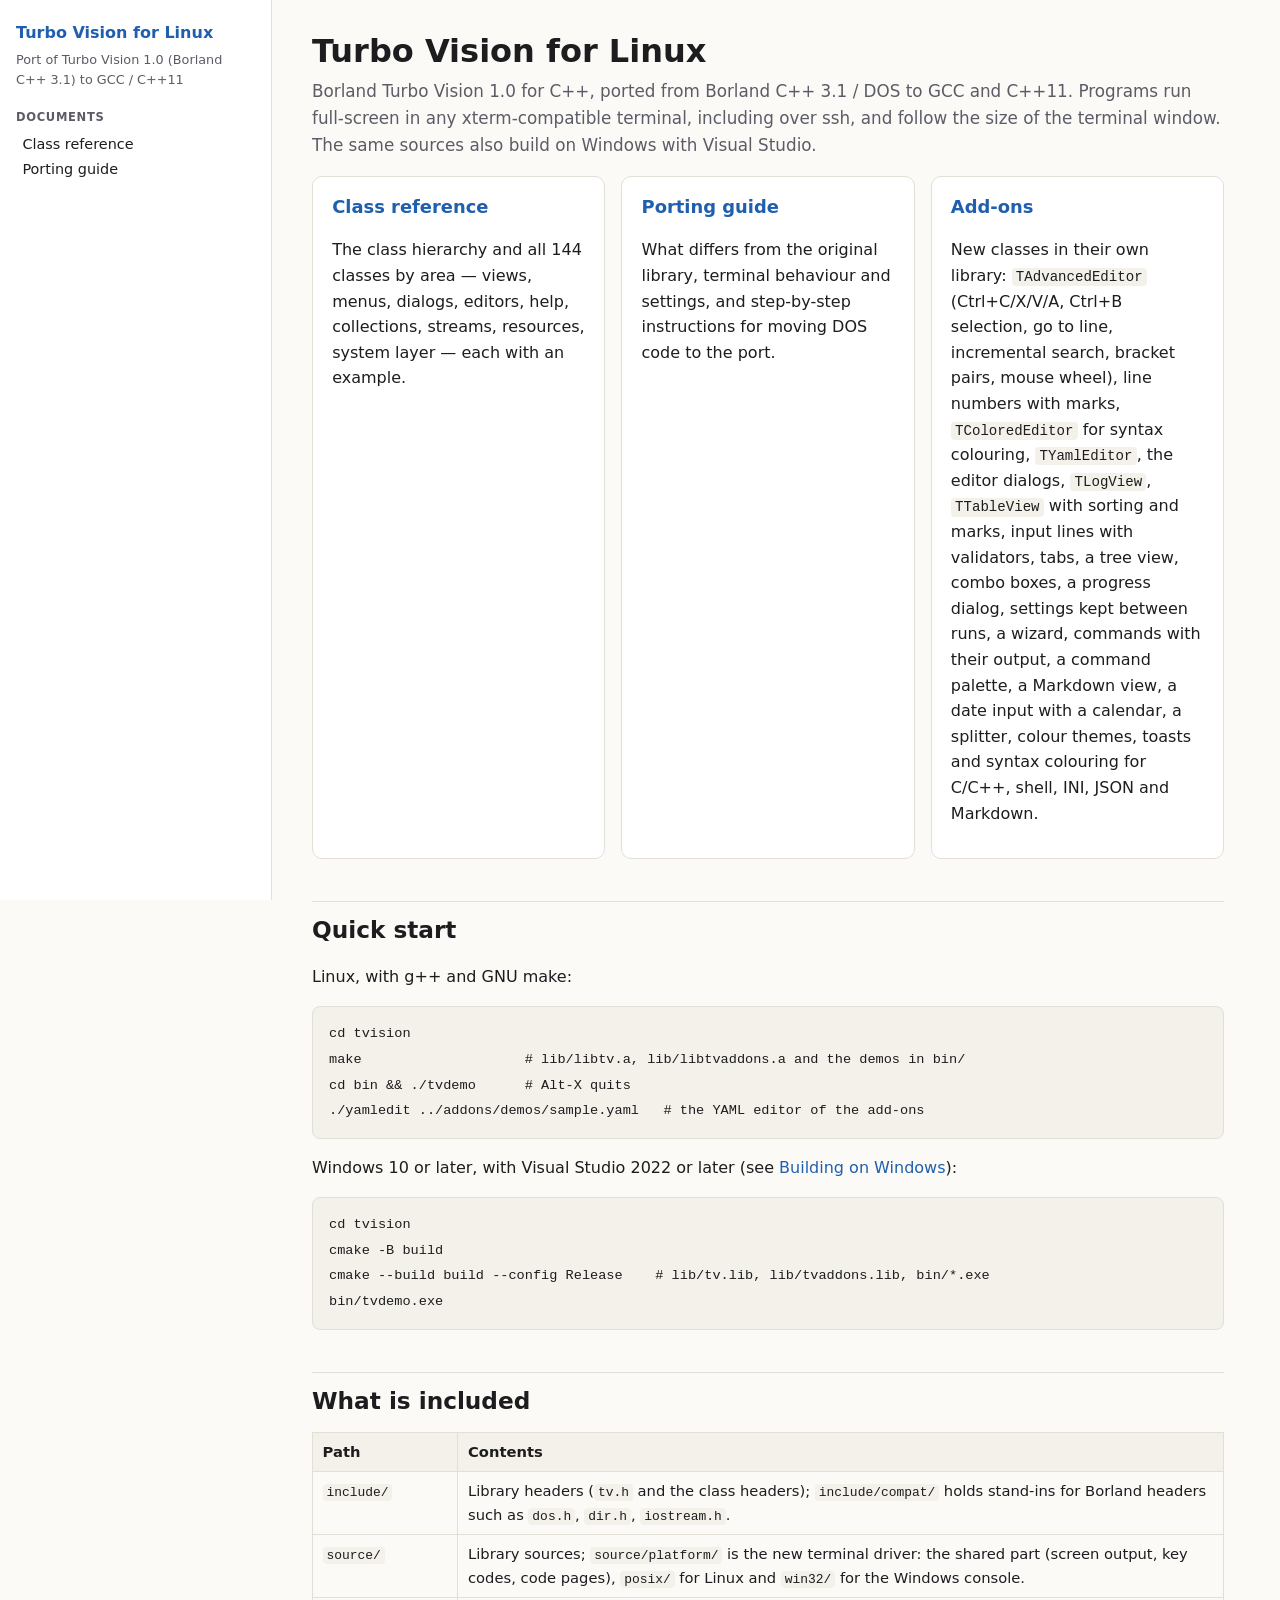
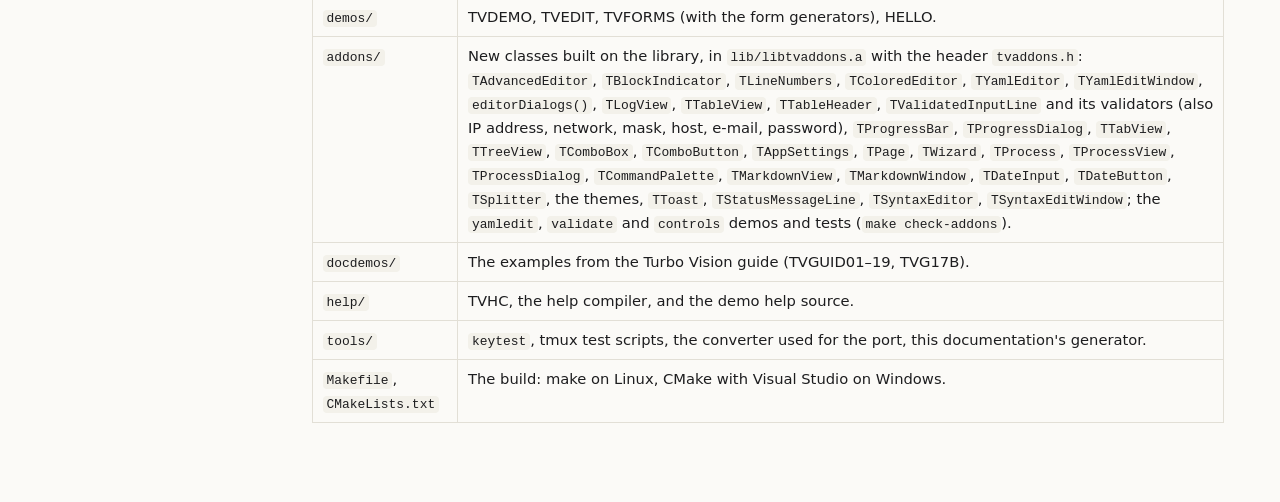
<file: doc/index.html>
<!doctype html>
<html lang="en">
<head>
<meta charset="utf-8">
<meta name="viewport" content="width=device-width, initial-scale=1">
<title>Turbo Vision for Linux</title>
<link rel="stylesheet" href="style.css">
</head>
<body>
<div class="layout">
<nav class="side">
<div class="brand"><a href="index.html">Turbo Vision for Linux</a></div>
<div class="sub">Port of Turbo Vision 1.0 (Borland C++ 3.1) to GCC / C++11</div>
<h4>Documents</h4><ul><li><a href="classes.html">Class reference</a></li><li><a href="porting.html">Porting guide</a></li></ul>
</nav>
<main>
<h1>Turbo Vision for Linux</h1>
<p class="lead">Borland Turbo Vision 1.0 for C++, ported from Borland C++ 3.1 / DOS
to GCC and C++11. Programs run full-screen in any xterm-compatible terminal,
including over ssh, and follow the size of the terminal window. The same sources
also build on Windows with Visual Studio.</p>
<div class="cards">
<div class="card"><h3><a href="classes.html">Class reference</a></h3>
<p>The class hierarchy and all 144 classes by area — views, menus, dialogs,
editors, help, collections, streams, resources, system layer — each with an
example.</p></div>
<div class="card"><h3><a href="porting.html">Porting guide</a></h3>
<p>What differs from the original library, terminal behaviour and settings, and
step-by-step instructions for moving DOS code to the port.</p></div>
<div class="card"><h3><a href="classes.html#s-add-ons">Add-ons</a></h3>
<p>New classes in their own library: <code>TAdvancedEditor</code> (Ctrl+C/X/V/A,
Ctrl+B selection, go to line, incremental search, bracket pairs, mouse wheel),
line numbers with marks, <code>TColoredEditor</code> for syntax colouring,
<code>TYamlEditor</code>, the editor dialogs, <code>TLogView</code>,
<code>TTableView</code> with sorting and marks, input lines with
validators, tabs, a tree view, combo boxes, a progress dialog, settings
kept between runs, a wizard, commands with their output, a command
palette, a Markdown view, a date input with a calendar, a splitter, colour
themes, toasts and syntax colouring for C/C++, shell, INI, JSON and
Markdown.</p></div>
</div>
<h2>Quick start</h2>
<p>Linux, with g++ and GNU make:</p>
<pre><code>cd tvision
make                    # lib/libtv.a, lib/libtvaddons.a and the demos in bin/
cd bin &amp;&amp; ./tvdemo      # Alt-X quits
./yamledit ../addons/demos/sample.yaml   # the YAML editor of the add-ons</code></pre>
<p>Windows 10 or later, with Visual Studio 2022 or later (see
<a href="porting.html#windows">Building on Windows</a>):</p>
<pre><code>cd tvision
cmake -B build
cmake --build build --config Release    # lib/tv.lib, lib/tvaddons.lib, bin/*.exe
bin/tvdemo.exe</code></pre>
<h2>What is included</h2>
<table>
<tr><th>Path</th><th>Contents</th></tr>
<tr><td><code>include/</code></td><td>Library headers (<code>tv.h</code> and the class headers); <code>include/compat/</code> holds stand-ins for Borland headers such as <code>dos.h</code>, <code>dir.h</code>, <code>iostream.h</code>.</td></tr>
<tr><td><code>source/</code></td><td>Library sources; <code>source/platform/</code> is the new terminal driver: the shared part (screen output, key codes, code pages), <code>posix/</code> for Linux and <code>win32/</code> for the Windows console.</td></tr>
<tr><td><code>demos/</code></td><td>TVDEMO, TVEDIT, TVFORMS (with the form generators), HELLO.</td></tr>
<tr><td><code>addons/</code></td><td>New classes built on the library, in <code>lib/libtvaddons.a</code> with the header <code>tvaddons.h</code>: <code>TAdvancedEditor</code>, <code>TBlockIndicator</code>, <code>TLineNumbers</code>, <code>TColoredEditor</code>, <code>TYamlEditor</code>, <code>TYamlEditWindow</code>, <code>editorDialogs()</code>, <code>TLogView</code>, <code>TTableView</code>, <code>TTableHeader</code>, <code>TValidatedInputLine</code> and its validators (also IP address, network, mask, host, e-mail, password), <code>TProgressBar</code>, <code>TProgressDialog</code>, <code>TTabView</code>, <code>TTreeView</code>, <code>TComboBox</code>, <code>TComboButton</code>, <code>TAppSettings</code>, <code>TPage</code>, <code>TWizard</code>, <code>TProcess</code>, <code>TProcessView</code>, <code>TProcessDialog</code>, <code>TCommandPalette</code>, <code>TMarkdownView</code>, <code>TMarkdownWindow</code>, <code>TDateInput</code>, <code>TDateButton</code>, <code>TSplitter</code>, the themes, <code>TToast</code>, <code>TStatusMessageLine</code>, <code>TSyntaxEditor</code>, <code>TSyntaxEditWindow</code>; the <code>yamledit</code>, <code>validate</code> and <code>controls</code> demos and tests (<code>make check-addons</code>).</td></tr>
<tr><td><code>docdemos/</code></td><td>The examples from the Turbo Vision guide (TVGUID01–19, TVG17B).</td></tr>
<tr><td><code>help/</code></td><td>TVHC, the help compiler, and the demo help source.</td></tr>
<tr><td><code>tools/</code></td><td><code>keytest</code>, tmux test scripts, the converter used for the port, this documentation's generator.</td></tr>
<tr><td><code>Makefile</code>, <code>CMakeLists.txt</code></td><td>The build: make on Linux, CMake with Visual Studio on Windows.</td></tr>
</table>

</main>
</div>
</body>
</html>
</file>
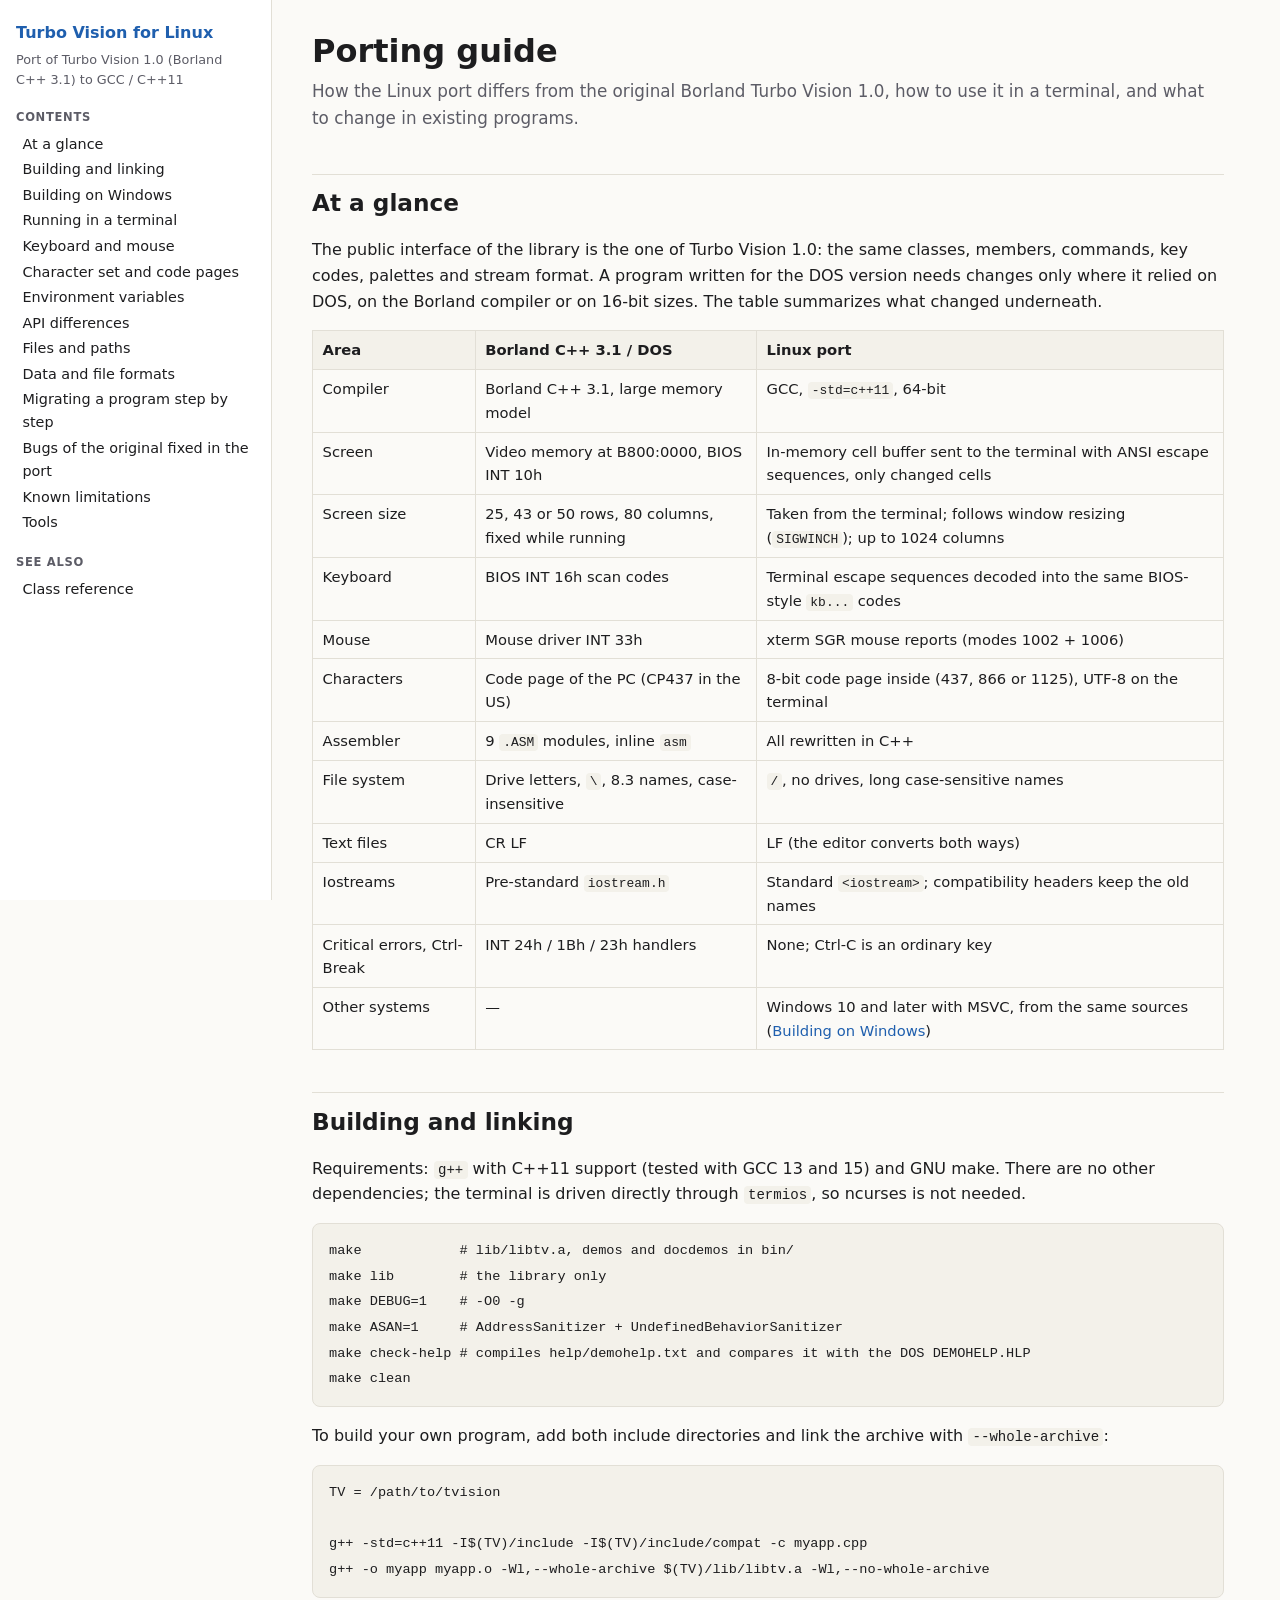
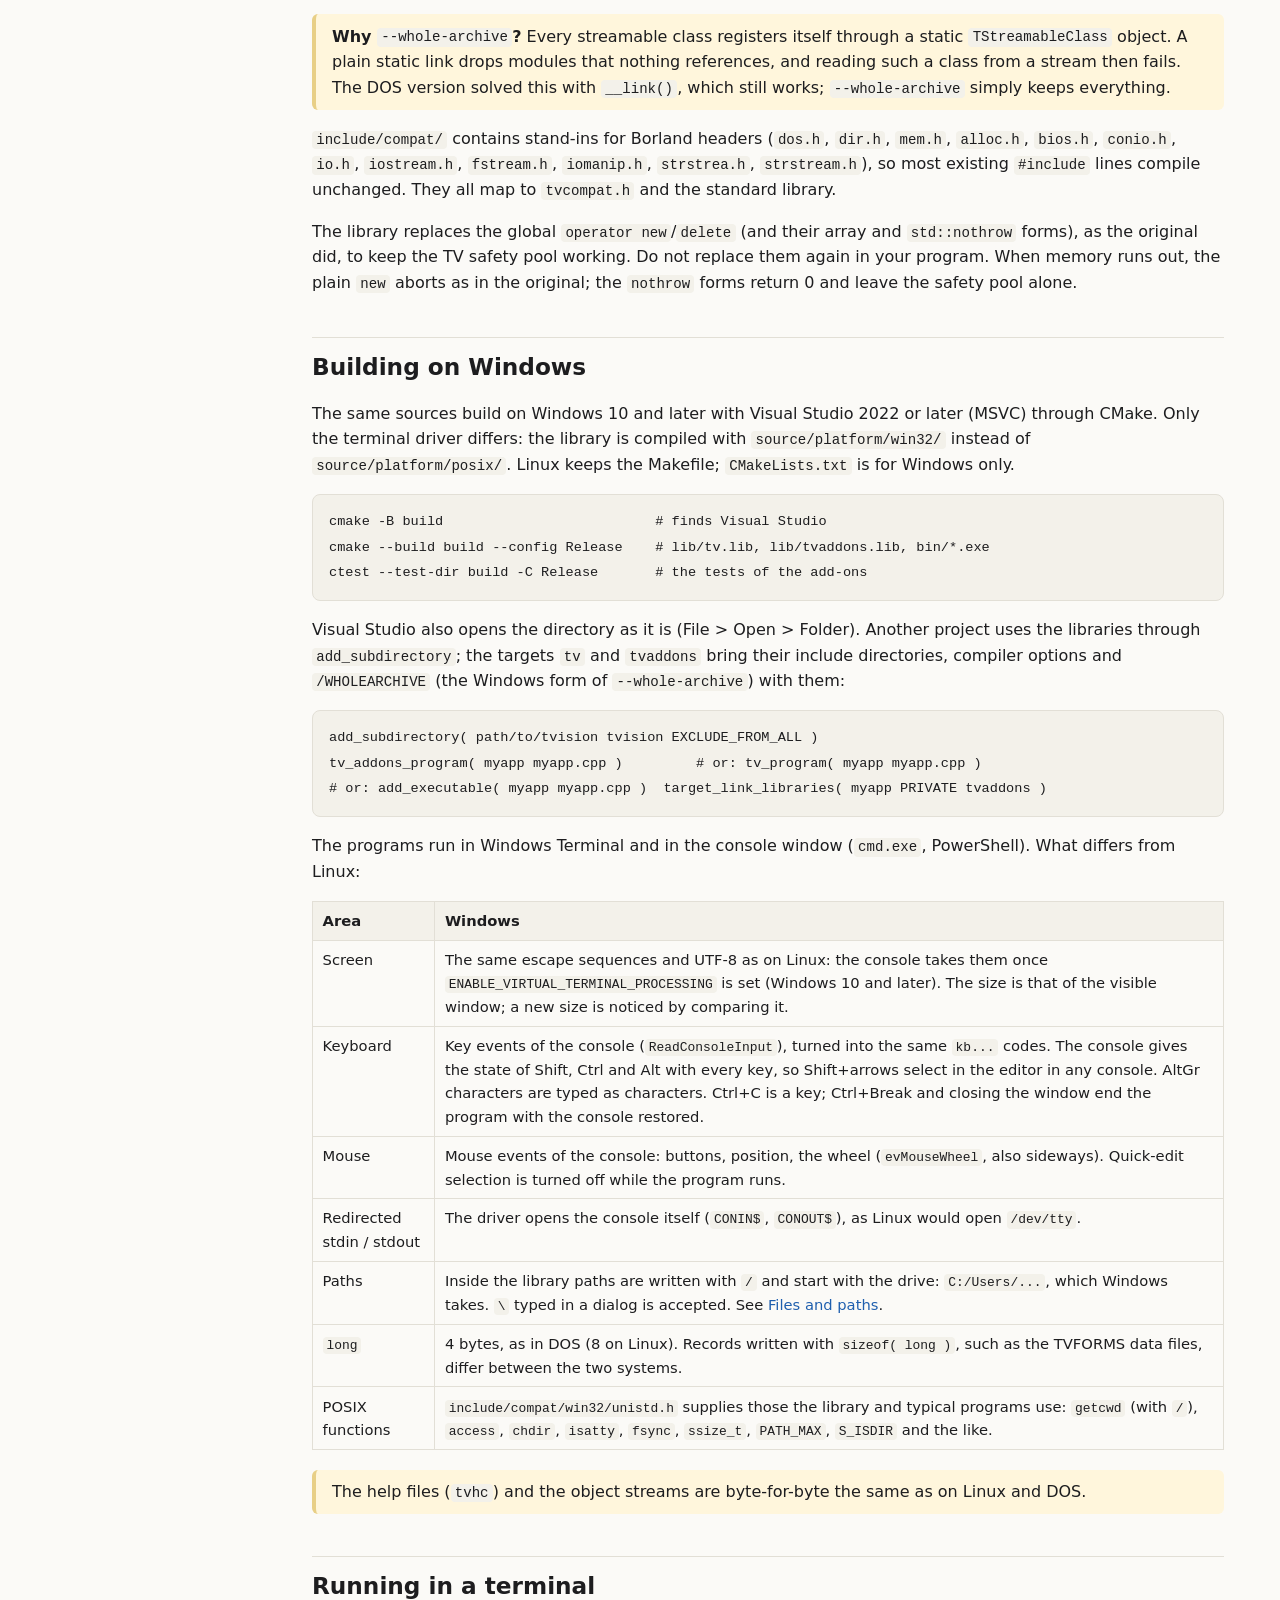
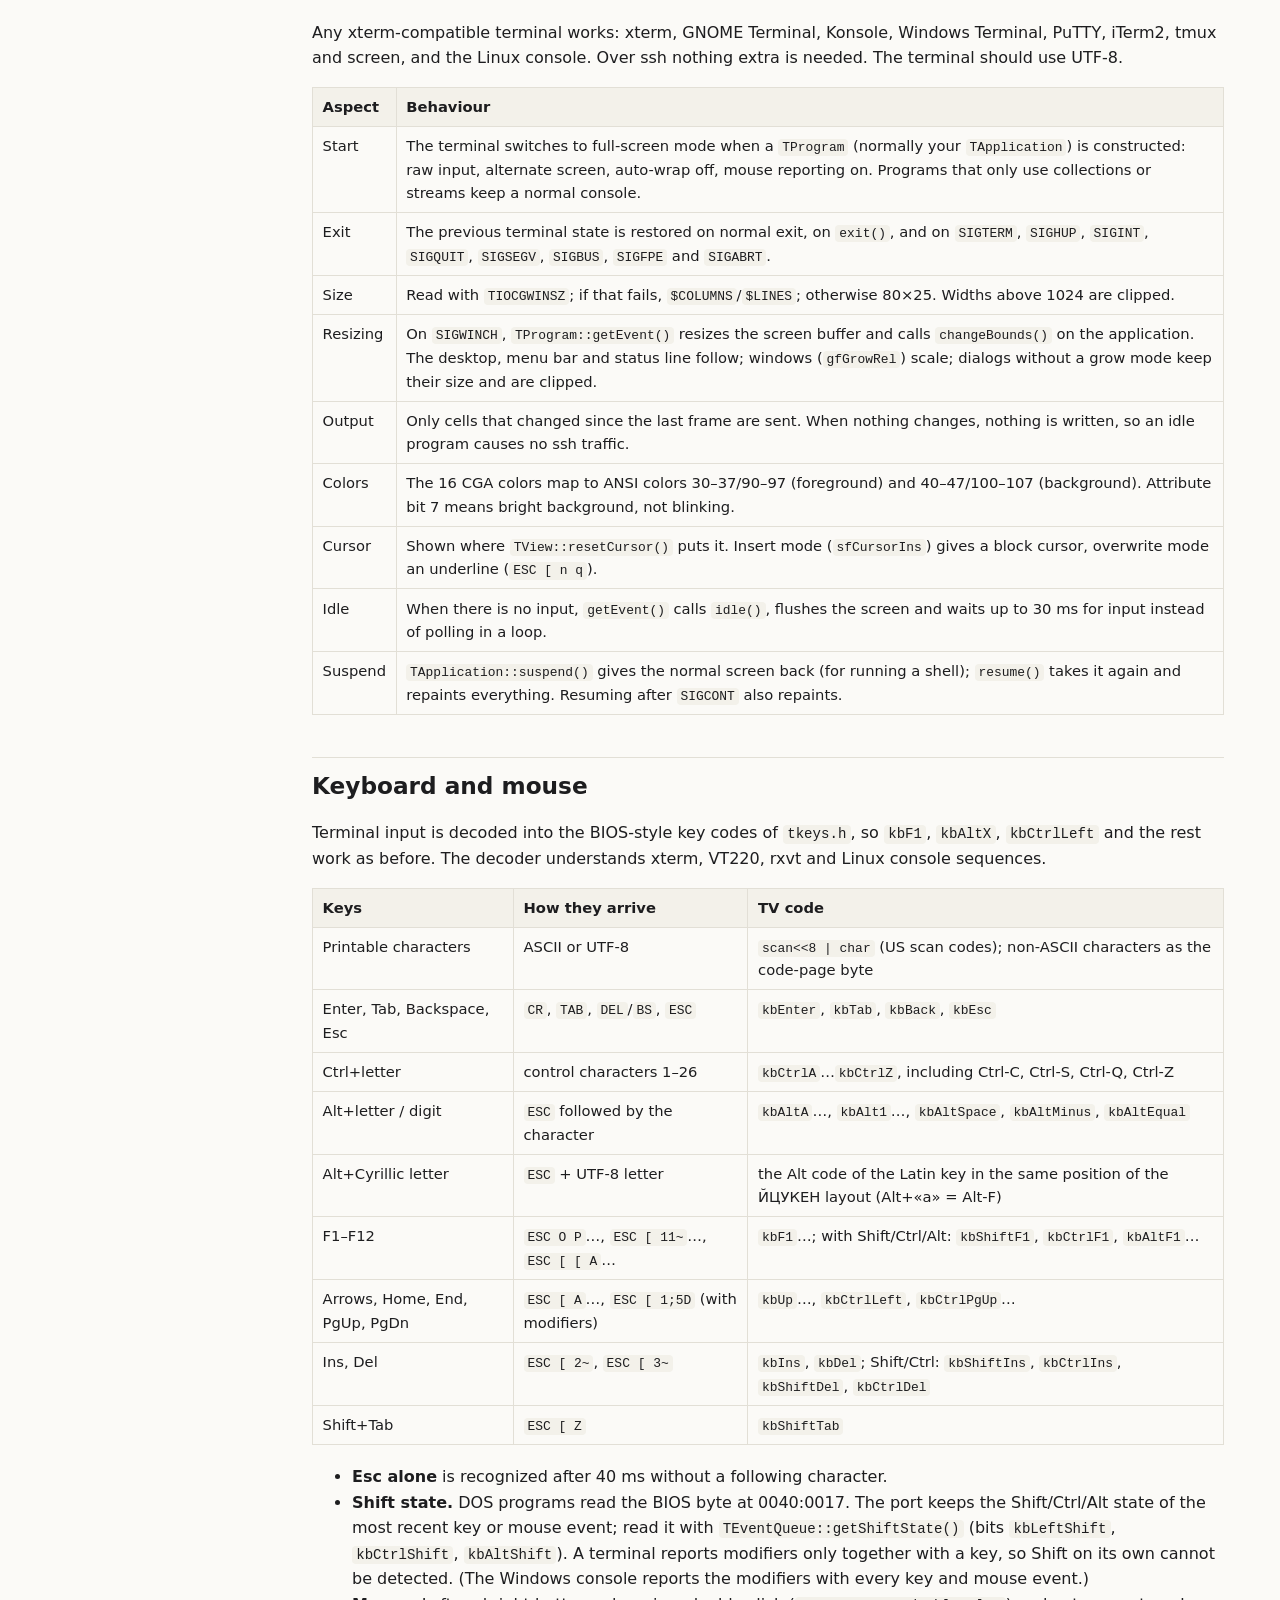
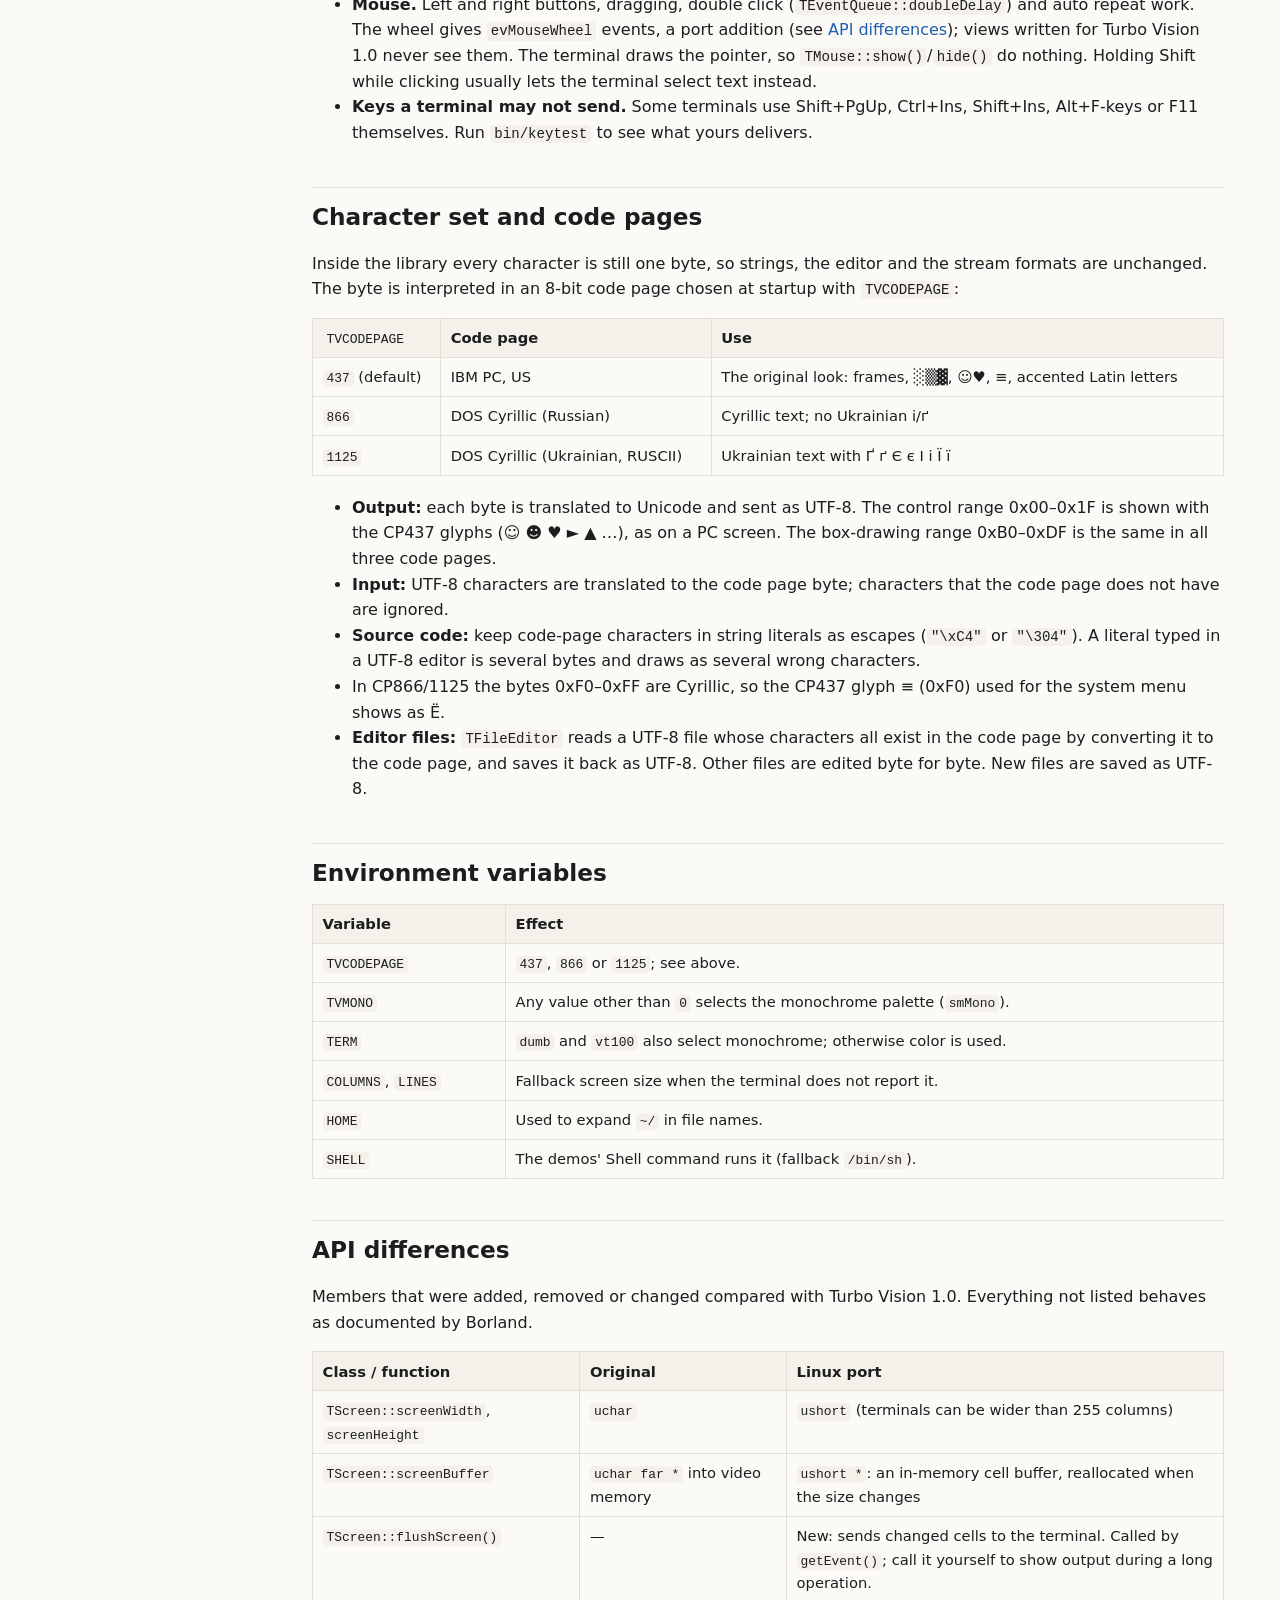
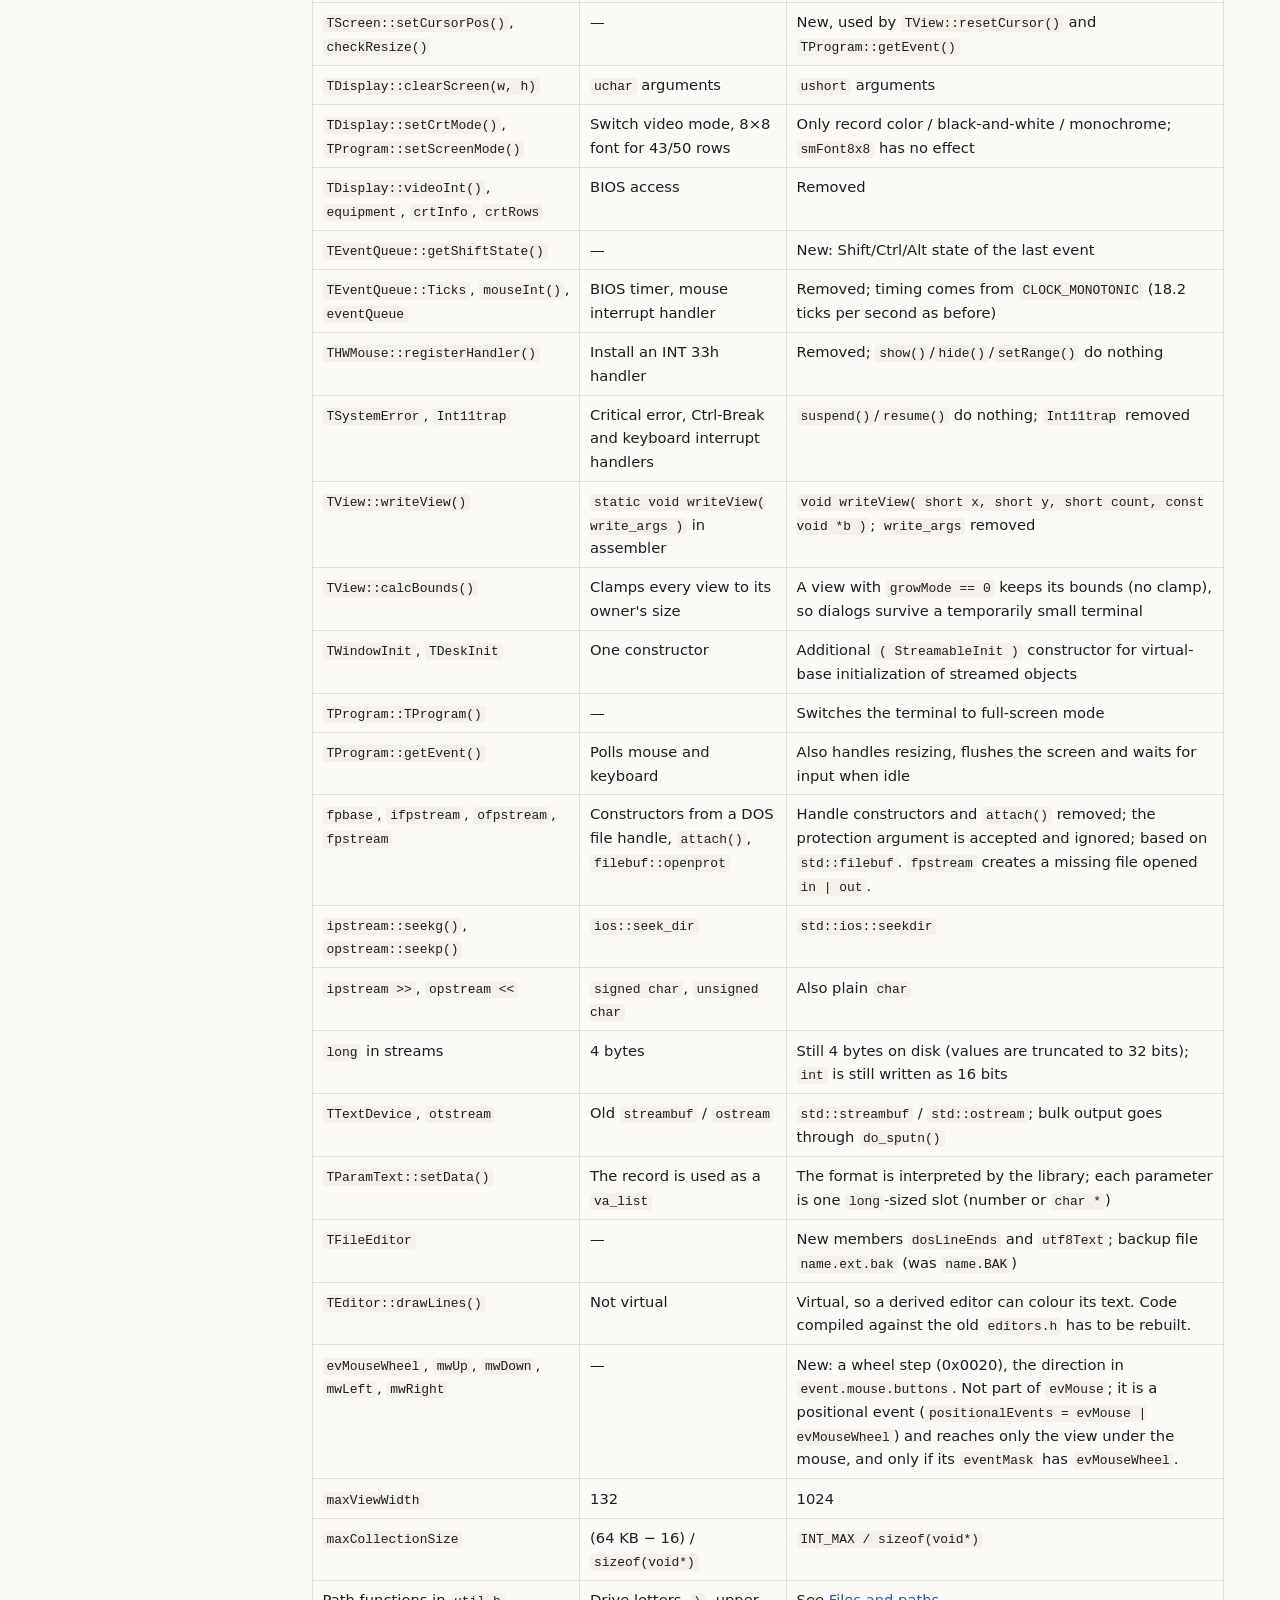
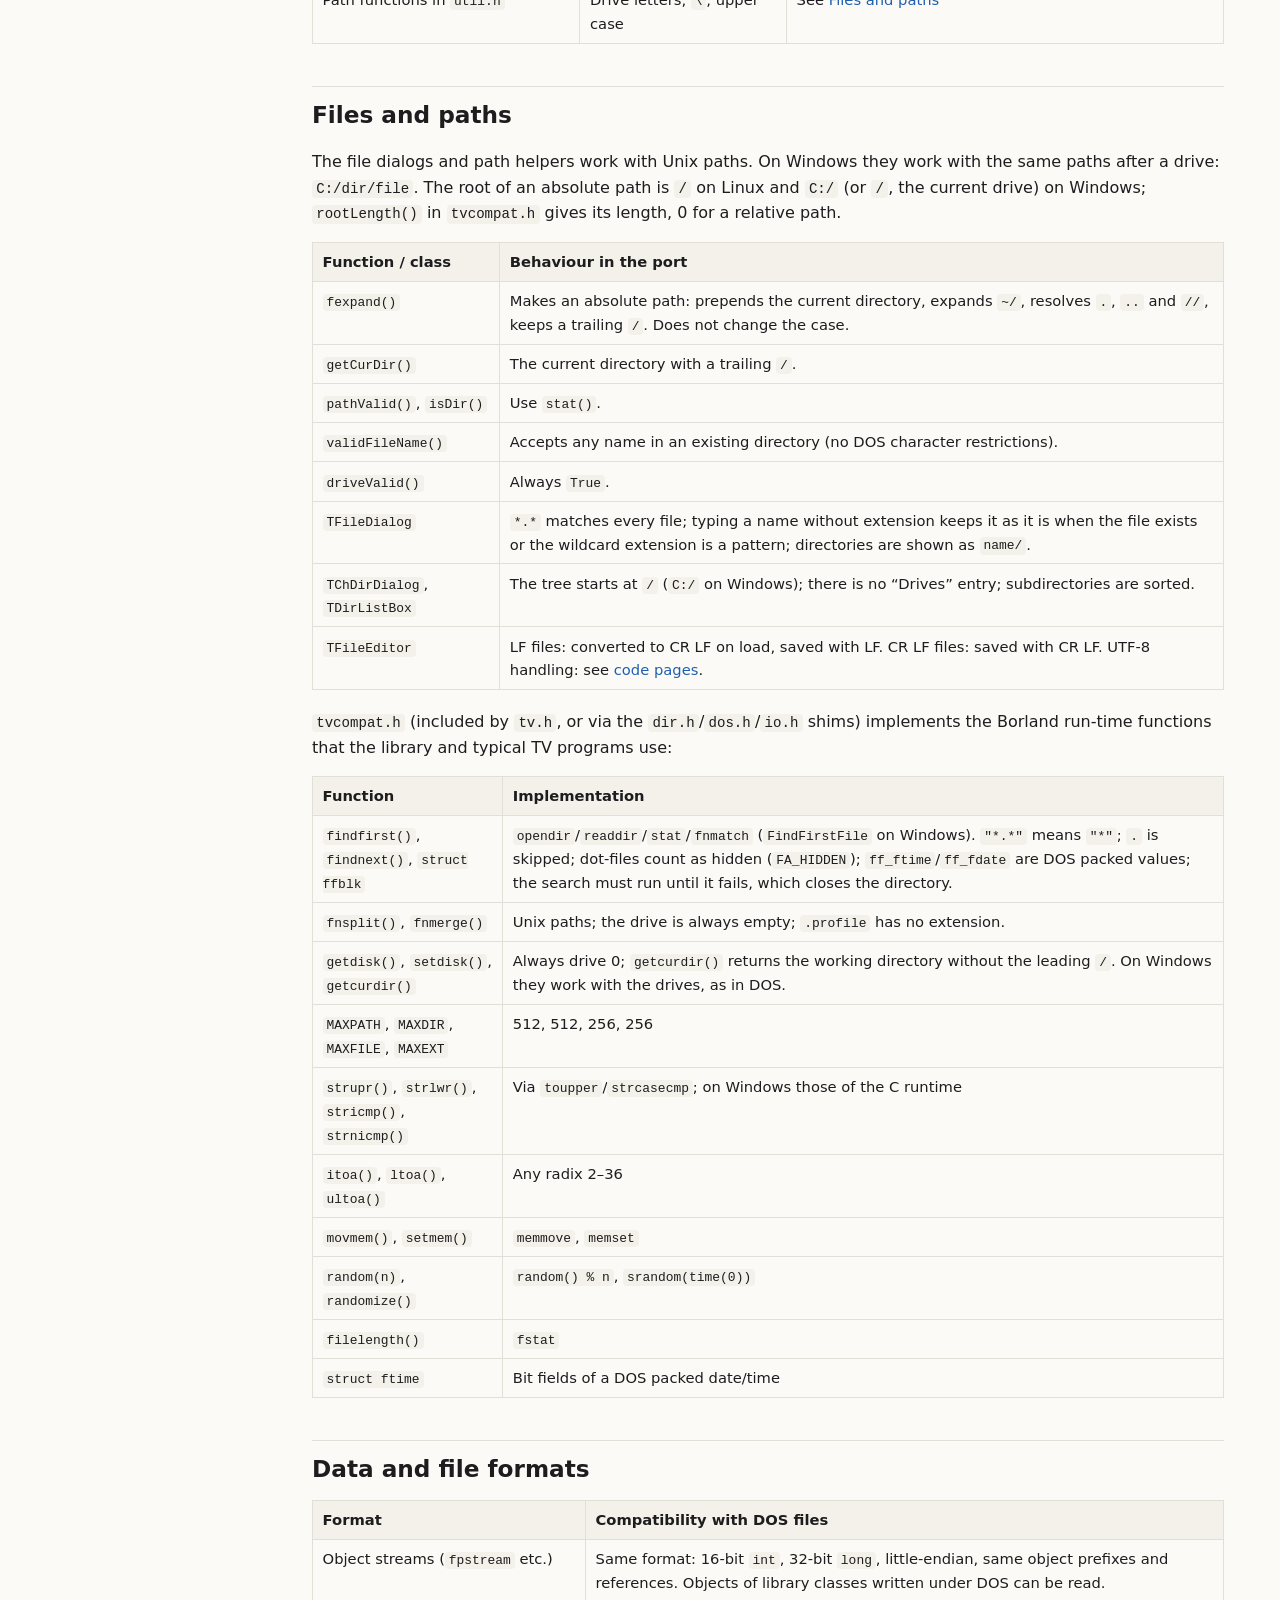
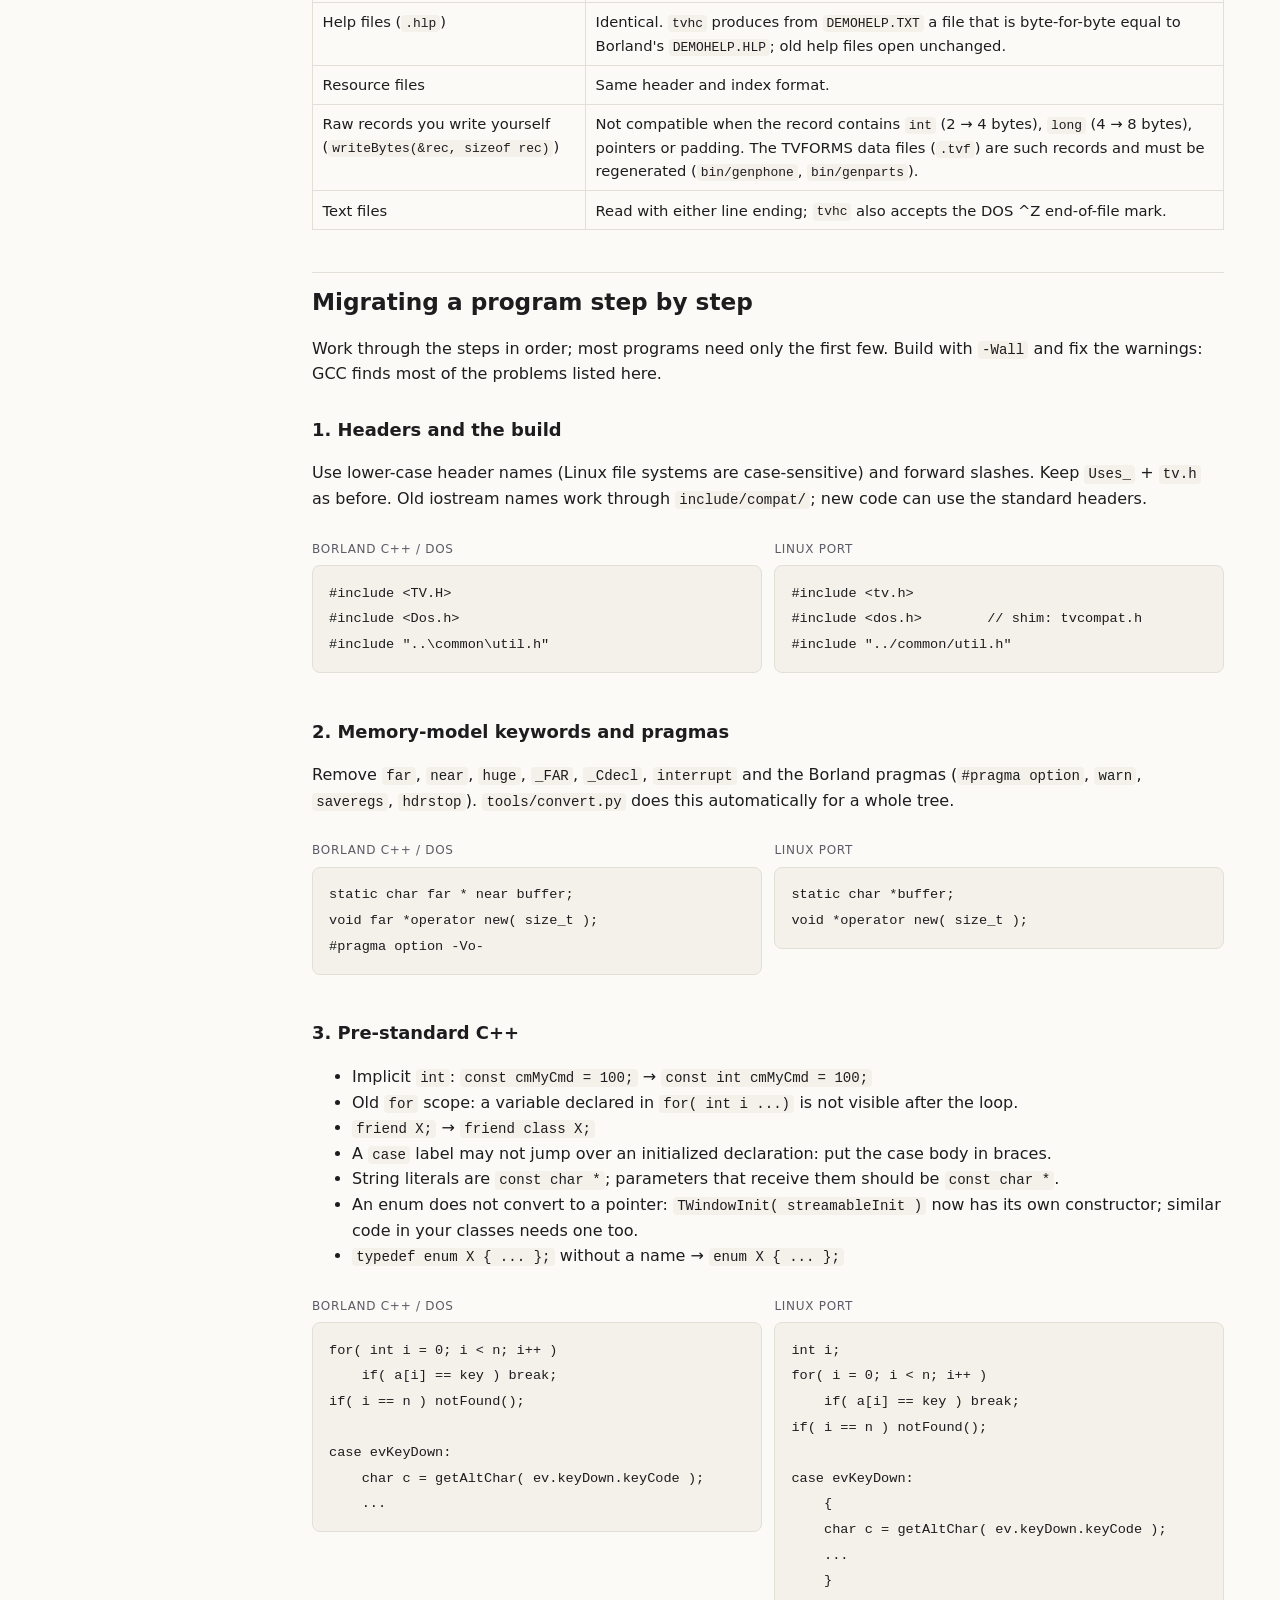
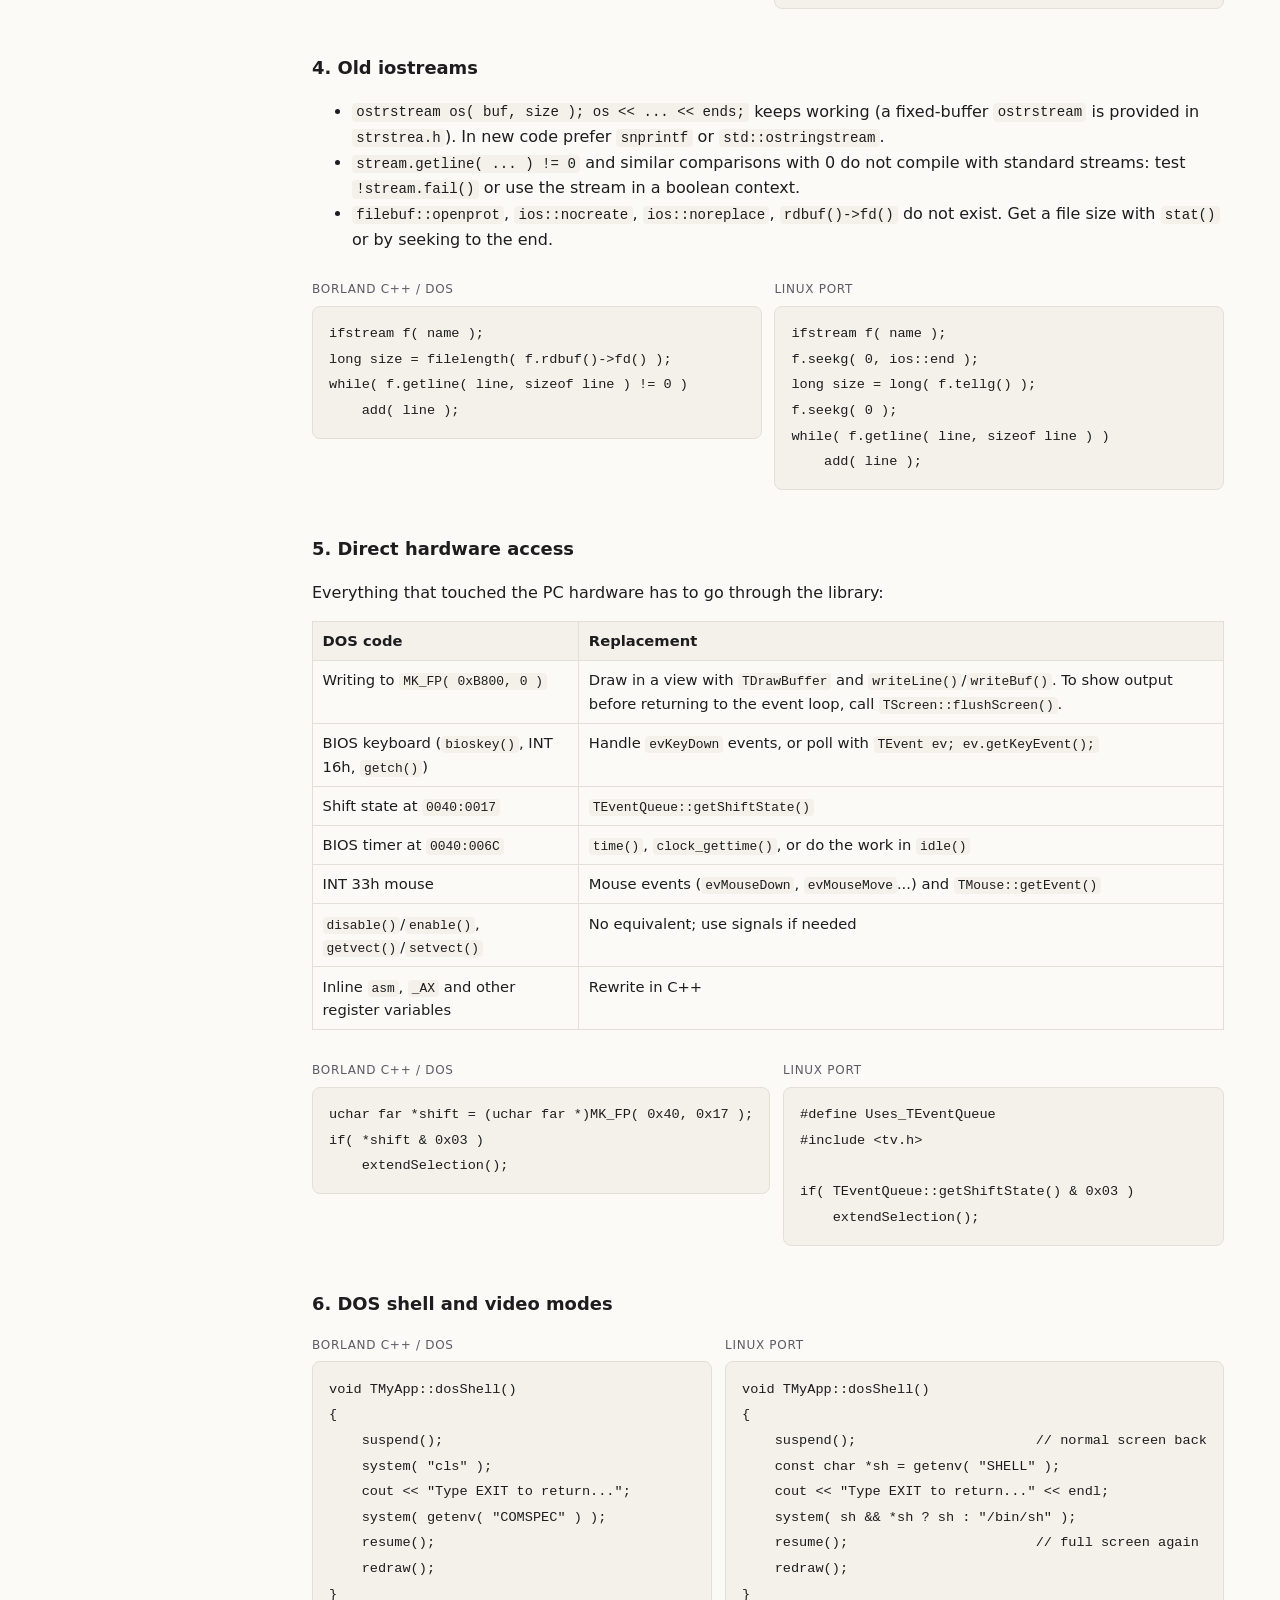
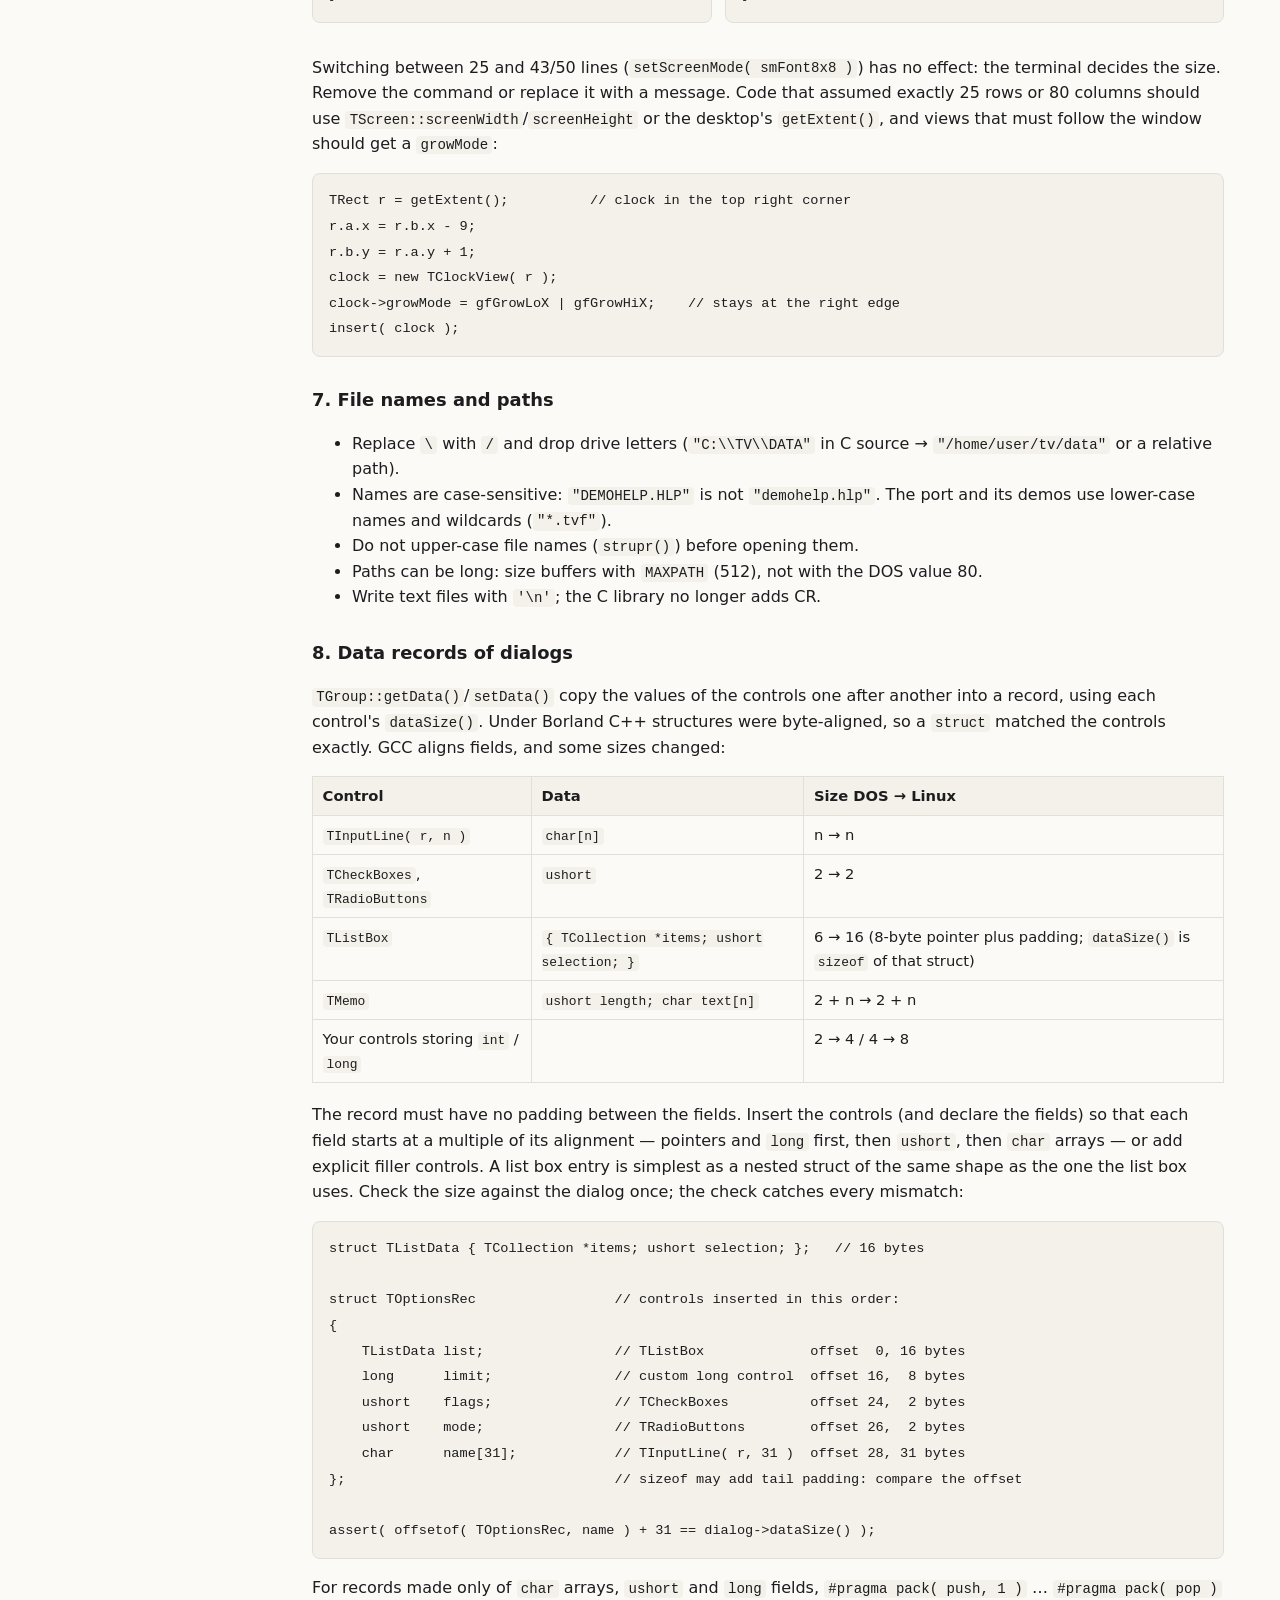
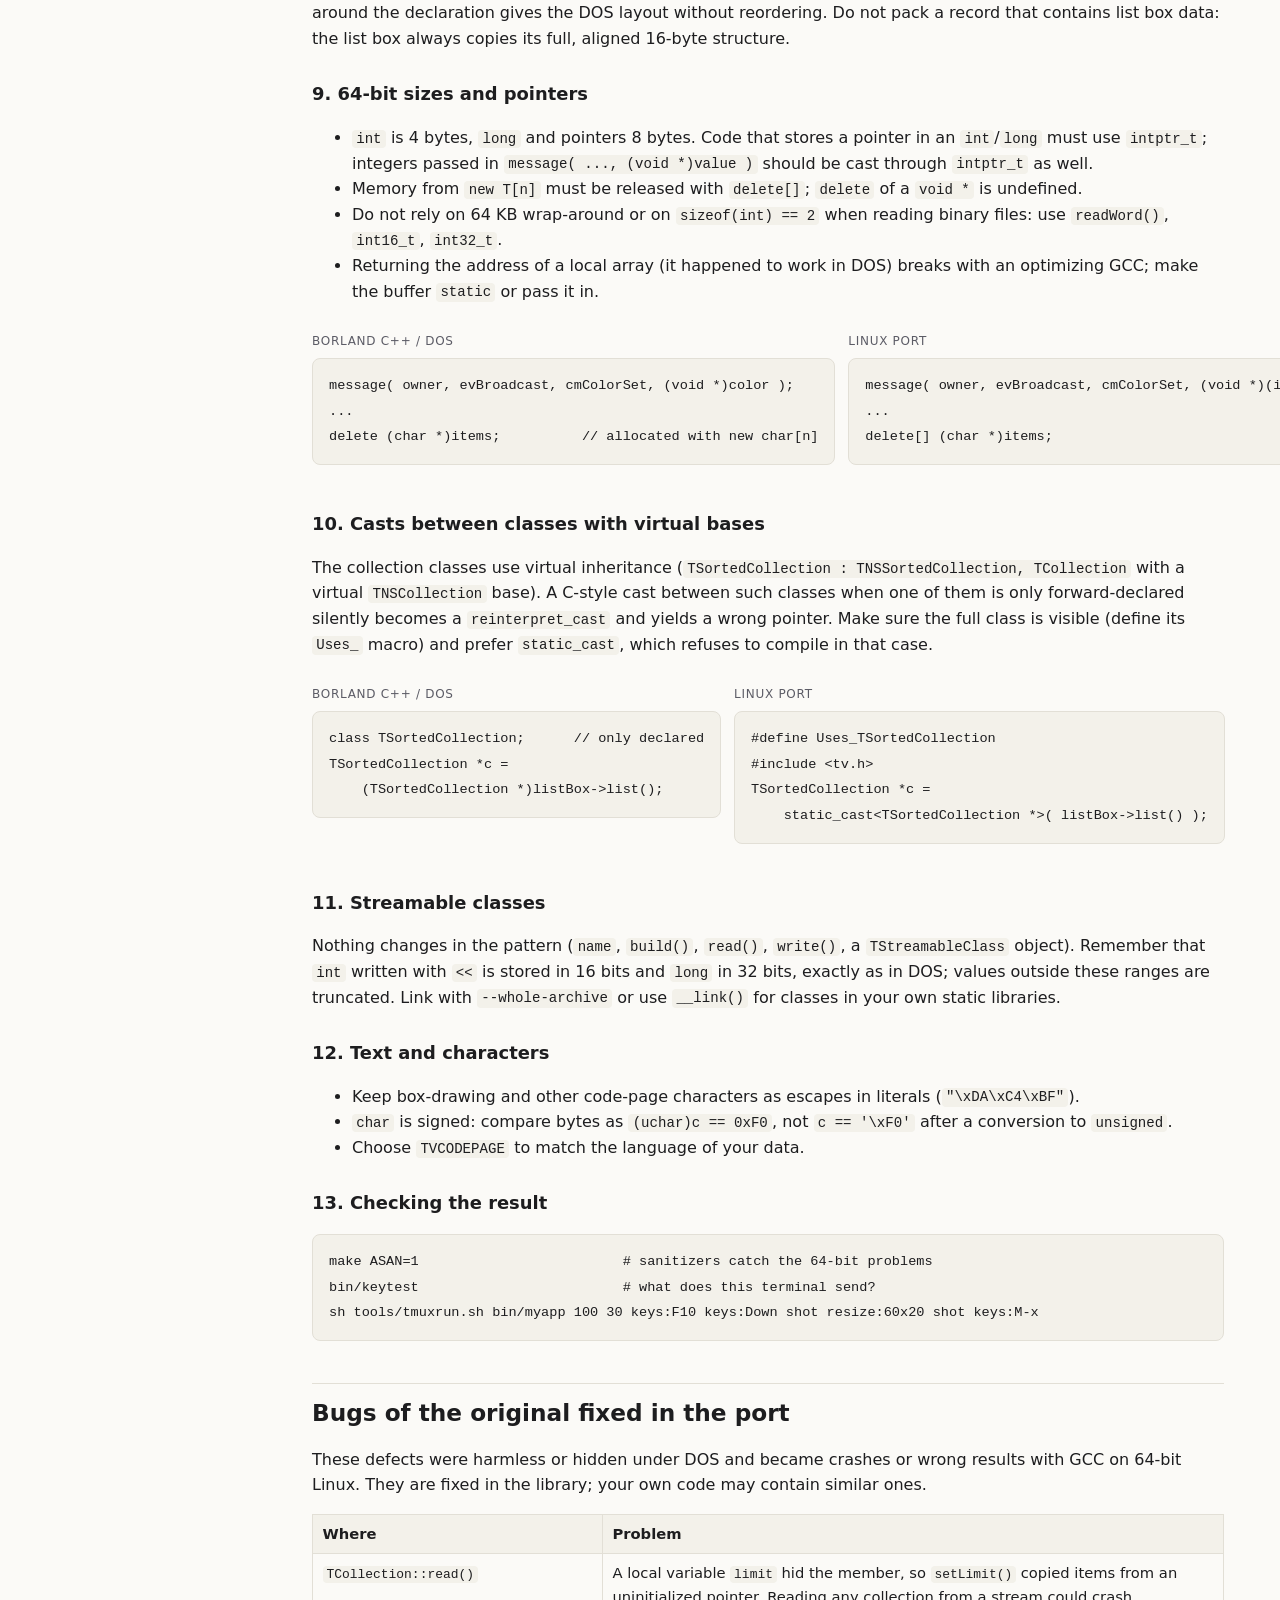
<file: doc/porting.html>
<!doctype html>
<html lang="en">
<head>
<meta charset="utf-8">
<meta name="viewport" content="width=device-width, initial-scale=1">
<title>Turbo Vision Porting Guide</title>
<link rel="stylesheet" href="style.css">
</head>
<body>
<div class="layout">
<nav class="side">
<div class="brand"><a href="index.html">Turbo Vision for Linux</a></div>
<div class="sub">Port of Turbo Vision 1.0 (Borland C++ 3.1) to GCC / C++11</div>
<h4>Contents</h4><ul>
<li><a href="#glance">At a glance</a></li>
<li><a href="#build">Building and linking</a></li>
<li><a href="#windows">Building on Windows</a></li>
<li><a href="#terminal">Running in a terminal</a></li>
<li><a href="#keyboard">Keyboard and mouse</a></li>
<li><a href="#codepage">Character set and code pages</a></li>
<li><a href="#env">Environment variables</a></li>
<li><a href="#api">API differences</a></li>
<li><a href="#files">Files and paths</a></li>
<li><a href="#formats">Data and file formats</a></li>
<li><a href="#migrate">Migrating a program step by step</a></li>
<li><a href="#fixes">Bugs of the original fixed in the port</a></li>
<li><a href="#limits">Known limitations</a></li>
<li><a href="#tools">Tools</a></li>
</ul><h4>See also</h4><ul><li><a href="classes.html">Class reference</a></li></ul>
</nav>
<main>
<h1>Porting guide</h1>
<p class="lead">How the Linux port differs from the original Borland Turbo Vision 1.0, how to use it in a terminal, and what to change in existing programs.</p>
<h2 id="glance">At a glance</h2>
<p>The public interface of the library is the one of Turbo Vision 1.0: the
same classes, members, commands, key codes, palettes and stream format. A program
written for the DOS version needs changes only where it relied on DOS, on the
Borland compiler or on 16-bit sizes. The table summarizes what changed underneath.</p>
<table>
<tr><th>Area</th><th>Borland C++ 3.1 / DOS</th><th>Linux port</th></tr>
<tr><td>Compiler</td><td>Borland C++ 3.1, large memory model</td><td>GCC, <code>-std=c++11</code>, 64-bit</td></tr>
<tr><td>Screen</td><td>Video memory at B800:0000, BIOS INT 10h</td><td>In-memory cell buffer sent to the terminal with ANSI escape sequences, only changed cells</td></tr>
<tr><td>Screen size</td><td>25, 43 or 50 rows, 80 columns, fixed while running</td><td>Taken from the terminal; follows window resizing (<code>SIGWINCH</code>); up to 1024 columns</td></tr>
<tr><td>Keyboard</td><td>BIOS INT 16h scan codes</td><td>Terminal escape sequences decoded into the same BIOS-style <code>kb...</code> codes</td></tr>
<tr><td>Mouse</td><td>Mouse driver INT 33h</td><td>xterm SGR mouse reports (modes 1002 + 1006)</td></tr>
<tr><td>Characters</td><td>Code page of the PC (CP437 in the US)</td><td>8-bit code page inside (437, 866 or 1125), UTF-8 on the terminal</td></tr>
<tr><td>Assembler</td><td>9 <code>.ASM</code> modules, inline <code>asm</code></td><td>All rewritten in C++</td></tr>
<tr><td>File system</td><td>Drive letters, <code>\</code>, 8.3 names, case-insensitive</td><td><code>/</code>, no drives, long case-sensitive names</td></tr>
<tr><td>Text files</td><td>CR LF</td><td>LF (the editor converts both ways)</td></tr>
<tr><td>Iostreams</td><td>Pre-standard <code>iostream.h</code></td><td>Standard <code>&lt;iostream&gt;</code>; compatibility headers keep the old names</td></tr>
<tr><td>Critical errors, Ctrl-Break</td><td>INT 24h / 1Bh / 23h handlers</td><td>None; Ctrl-C is an ordinary key</td></tr>
<tr><td>Other systems</td><td>—</td><td>Windows 10 and later with MSVC, from the same sources (<a href="#windows">Building on Windows</a>)</td></tr>
</table>
<h2 id="build">Building and linking</h2>
<p>Requirements: <code>g++</code> with C++11 support (tested with GCC 13 and 15) and
GNU make. There are no other dependencies; the terminal is driven directly through
<code>termios</code>, so ncurses is not needed.</p>
<pre><code>make            # lib/libtv.a, demos and docdemos in bin/
make lib        # the library only
make DEBUG=1    # -O0 -g
make ASAN=1     # AddressSanitizer + UndefinedBehaviorSanitizer
make check-help # compiles help/demohelp.txt and compares it with the DOS DEMOHELP.HLP
make clean</code></pre>
<p>To build your own program, add both include directories and link the archive
with <code>--whole-archive</code>:</p>
<pre><code>TV = /path/to/tvision

g++ -std=c++11 -I$(TV)/include -I$(TV)/include/compat -c myapp.cpp
g++ -o myapp myapp.o -Wl,--whole-archive $(TV)/lib/libtv.a -Wl,--no-whole-archive</code></pre>
<div class="note"><b>Why <code>--whole-archive</code>?</b> Every streamable class
registers itself through a static <code>TStreamableClass</code> object. A plain static
link drops modules that nothing references, and reading such a class from a stream
then fails. The DOS version solved this with <code>__link()</code>, which still works;
<code>--whole-archive</code> simply keeps everything.</div>
<p><code>include/compat/</code> contains stand-ins for Borland headers
(<code>dos.h</code>, <code>dir.h</code>, <code>mem.h</code>, <code>alloc.h</code>,
<code>bios.h</code>, <code>conio.h</code>, <code>io.h</code>, <code>iostream.h</code>,
<code>fstream.h</code>, <code>iomanip.h</code>, <code>strstrea.h</code>,
<code>strstream.h</code>), so most existing <code>#include</code> lines compile
unchanged. They all map to <code>tvcompat.h</code> and the standard library.</p>
<p>The library replaces the global <code>operator new</code>/<code>delete</code> (and
their array and <code>std::nothrow</code> forms), as the original did, to keep the TV
safety pool working. Do not replace them again in your program. When memory runs
out, the plain <code>new</code> aborts as in the original; the
<code>nothrow</code> forms return 0 and leave the safety pool alone.</p>
<h2 id="windows">Building on Windows</h2>
<p>The same sources build on Windows 10 and later with Visual Studio 2022 or
later (MSVC) through CMake. Only the terminal driver differs: the library is
compiled with <code>source/platform/win32/</code> instead of
<code>source/platform/posix/</code>. Linux keeps the Makefile;
<code>CMakeLists.txt</code> is for Windows only.</p>
<pre><code>cmake -B build                          # finds Visual Studio
cmake --build build --config Release    # lib/tv.lib, lib/tvaddons.lib, bin/*.exe
ctest --test-dir build -C Release       # the tests of the add-ons</code></pre>
<p>Visual Studio also opens the directory as it is (File &gt; Open &gt; Folder).
Another project uses the libraries through <code>add_subdirectory</code>; the
targets <code>tv</code> and <code>tvaddons</code> bring their include
directories, compiler options and <code>/WHOLEARCHIVE</code> (the Windows form of
<code>--whole-archive</code>) with them:</p>
<pre><code>add_subdirectory( path/to/tvision tvision EXCLUDE_FROM_ALL )
tv_addons_program( myapp myapp.cpp )         # or: tv_program( myapp myapp.cpp )
# or: add_executable( myapp myapp.cpp )  target_link_libraries( myapp PRIVATE tvaddons )</code></pre>
<p>The programs run in Windows Terminal and in the console window
(<code>cmd.exe</code>, PowerShell). What differs from Linux:</p>
<table>
<tr><th>Area</th><th>Windows</th></tr>
<tr><td>Screen</td><td>The same escape sequences and UTF-8 as on Linux: the console takes them once <code>ENABLE_VIRTUAL_TERMINAL_PROCESSING</code> is set (Windows 10 and later). The size is that of the visible window; a new size is noticed by comparing it.</td></tr>
<tr><td>Keyboard</td><td>Key events of the console (<code>ReadConsoleInput</code>), turned into the same <code>kb...</code> codes. The console gives the state of Shift, Ctrl and Alt with every key, so Shift+arrows select in the editor in any console. AltGr characters are typed as characters. Ctrl+C is a key; Ctrl+Break and closing the window end the program with the console restored.</td></tr>
<tr><td>Mouse</td><td>Mouse events of the console: buttons, position, the wheel (<code>evMouseWheel</code>, also sideways). Quick-edit selection is turned off while the program runs.</td></tr>
<tr><td>Redirected stdin / stdout</td><td>The driver opens the console itself (<code>CONIN$</code>, <code>CONOUT$</code>), as Linux would open <code>/dev/tty</code>.</td></tr>
<tr><td>Paths</td><td>Inside the library paths are written with <code>/</code> and start with the drive: <code>C:/Users/...</code>, which Windows takes. <code>\</code> typed in a dialog is accepted. See <a href="#files">Files and paths</a>.</td></tr>
<tr><td><code>long</code></td><td>4 bytes, as in DOS (8 on Linux). Records written with <code>sizeof( long )</code>, such as the TVFORMS data files, differ between the two systems.</td></tr>
<tr><td>POSIX functions</td><td><code>include/compat/win32/unistd.h</code> supplies those the library and typical programs use: <code>getcwd</code> (with <code>/</code>), <code>access</code>, <code>chdir</code>, <code>isatty</code>, <code>fsync</code>, <code>ssize_t</code>, <code>PATH_MAX</code>, <code>S_ISDIR</code> and the like.</td></tr>
</table>
<div class="note">The help files (<code>tvhc</code>) and the object streams are
byte-for-byte the same as on Linux and DOS.</div>
<h2 id="terminal">Running in a terminal</h2>
<p>Any xterm-compatible terminal works: xterm, GNOME Terminal, Konsole, Windows
Terminal, PuTTY, iTerm2, tmux and screen, and the Linux console. Over ssh nothing
extra is needed. The terminal should use UTF-8.</p>
<table>
<tr><th>Aspect</th><th>Behaviour</th></tr>
<tr><td>Start</td><td>The terminal switches to full-screen mode when a <code>TProgram</code> (normally your <code>TApplication</code>) is constructed: raw input, alternate screen, auto-wrap off, mouse reporting on. Programs that only use collections or streams keep a normal console.</td></tr>
<tr><td>Exit</td><td>The previous terminal state is restored on normal exit, on <code>exit()</code>, and on <code>SIGTERM</code>, <code>SIGHUP</code>, <code>SIGINT</code>, <code>SIGQUIT</code>, <code>SIGSEGV</code>, <code>SIGBUS</code>, <code>SIGFPE</code> and <code>SIGABRT</code>.</td></tr>
<tr><td>Size</td><td>Read with <code>TIOCGWINSZ</code>; if that fails, <code>$COLUMNS</code>/<code>$LINES</code>; otherwise 80×25. Widths above 1024 are clipped.</td></tr>
<tr><td>Resizing</td><td>On <code>SIGWINCH</code>, <code>TProgram::getEvent()</code> resizes the screen buffer and calls <code>changeBounds()</code> on the application. The desktop, menu bar and status line follow; windows (<code>gfGrowRel</code>) scale; dialogs without a grow mode keep their size and are clipped.</td></tr>
<tr><td>Output</td><td>Only cells that changed since the last frame are sent. When nothing changes, nothing is written, so an idle program causes no ssh traffic.</td></tr>
<tr><td>Colors</td><td>The 16 CGA colors map to ANSI colors 30–37/90–97 (foreground) and 40–47/100–107 (background). Attribute bit 7 means bright background, not blinking.</td></tr>
<tr><td>Cursor</td><td>Shown where <code>TView::resetCursor()</code> puts it. Insert mode (<code>sfCursorIns</code>) gives a block cursor, overwrite mode an underline (<code>ESC [ n q</code>).</td></tr>
<tr><td>Idle</td><td>When there is no input, <code>getEvent()</code> calls <code>idle()</code>, flushes the screen and waits up to 30 ms for input instead of polling in a loop.</td></tr>
<tr><td>Suspend</td><td><code>TApplication::suspend()</code> gives the normal screen back (for running a shell); <code>resume()</code> takes it again and repaints everything. Resuming after <code>SIGCONT</code> also repaints.</td></tr>
</table>
<h2 id="keyboard">Keyboard and mouse</h2>
<p>Terminal input is decoded into the BIOS-style key codes of <code>tkeys.h</code>,
so <code>kbF1</code>, <code>kbAltX</code>, <code>kbCtrlLeft</code> and the rest work
as before. The decoder understands xterm, VT220, rxvt and Linux console
sequences.</p>
<table>
<tr><th>Keys</th><th>How they arrive</th><th>TV code</th></tr>
<tr><td>Printable characters</td><td>ASCII or UTF-8</td><td><code>scan&lt;&lt;8 | char</code> (US scan codes); non-ASCII characters as the code-page byte</td></tr>
<tr><td>Enter, Tab, Backspace, Esc</td><td><code>CR</code>, <code>TAB</code>, <code>DEL</code>/<code>BS</code>, <code>ESC</code></td><td><code>kbEnter</code>, <code>kbTab</code>, <code>kbBack</code>, <code>kbEsc</code></td></tr>
<tr><td>Ctrl+letter</td><td>control characters 1–26</td><td><code>kbCtrlA</code>…<code>kbCtrlZ</code>, including Ctrl-C, Ctrl-S, Ctrl-Q, Ctrl-Z</td></tr>
<tr><td>Alt+letter / digit</td><td><code>ESC</code> followed by the character</td><td><code>kbAltA</code>…, <code>kbAlt1</code>…, <code>kbAltSpace</code>, <code>kbAltMinus</code>, <code>kbAltEqual</code></td></tr>
<tr><td>Alt+Cyrillic letter</td><td><code>ESC</code> + UTF-8 letter</td><td>the Alt code of the Latin key in the same position of the ЙЦУКЕН layout (Alt+«а» = Alt-F)</td></tr>
<tr><td>F1–F12</td><td><code>ESC O P</code>…, <code>ESC [ 11~</code>…, <code>ESC [ [ A</code>…</td><td><code>kbF1</code>…; with Shift/Ctrl/Alt: <code>kbShiftF1</code>, <code>kbCtrlF1</code>, <code>kbAltF1</code>…</td></tr>
<tr><td>Arrows, Home, End, PgUp, PgDn</td><td><code>ESC [ A</code>…, <code>ESC [ 1;5D</code> (with modifiers)</td><td><code>kbUp</code>…, <code>kbCtrlLeft</code>, <code>kbCtrlPgUp</code>…</td></tr>
<tr><td>Ins, Del</td><td><code>ESC [ 2~</code>, <code>ESC [ 3~</code></td><td><code>kbIns</code>, <code>kbDel</code>; Shift/Ctrl: <code>kbShiftIns</code>, <code>kbCtrlIns</code>, <code>kbShiftDel</code>, <code>kbCtrlDel</code></td></tr>
<tr><td>Shift+Tab</td><td><code>ESC [ Z</code></td><td><code>kbShiftTab</code></td></tr>
</table>
<ul>
<li><b>Esc alone</b> is recognized after 40 ms without a following character.</li>
<li><b>Shift state.</b> DOS programs read the BIOS byte at 0040:0017. The port keeps
the Shift/Ctrl/Alt state of the most recent key or mouse event; read it with
<code>TEventQueue::getShiftState()</code> (bits <code>kbLeftShift</code>,
<code>kbCtrlShift</code>, <code>kbAltShift</code>). A terminal reports modifiers only
together with a key, so Shift on its own cannot be detected. (The Windows
console reports the modifiers with every key and mouse event.)</li>
<li><b>Mouse.</b> Left and right buttons, dragging, double click
(<code>TEventQueue::doubleDelay</code>) and auto repeat work. The wheel gives
<code>evMouseWheel</code> events, a port addition (see
<a href="#api">API differences</a>); views written for Turbo Vision 1.0 never see
them. The terminal draws the pointer, so
<code>TMouse::show()</code>/<code>hide()</code> do nothing. Holding Shift while
clicking usually lets the terminal select text instead.</li>
<li><b>Keys a terminal may not send.</b> Some terminals use Shift+PgUp, Ctrl+Ins,
Shift+Ins, Alt+F-keys or F11 themselves. Run <code>bin/keytest</code> to see what
yours delivers.</li>
</ul>
<h2 id="codepage">Character set and code pages</h2>
<p>Inside the library every character is still one byte, so strings, the
editor and the stream formats are unchanged. The byte is interpreted in an 8-bit
code page chosen at startup with <code>TVCODEPAGE</code>:</p>
<table>
<tr><th><code>TVCODEPAGE</code></th><th>Code page</th><th>Use</th></tr>
<tr><td><code>437</code> (default)</td><td>IBM PC, US</td><td>The original look: frames, ░▒▓, ☺♥, ≡, accented Latin letters</td></tr>
<tr><td><code>866</code></td><td>DOS Cyrillic (Russian)</td><td>Cyrillic text; no Ukrainian і/ґ</td></tr>
<tr><td><code>1125</code></td><td>DOS Cyrillic (Ukrainian, RUSCII)</td><td>Ukrainian text with Ґ ґ Є є І і Ї ї</td></tr>
</table>
<ul>
<li><b>Output:</b> each byte is translated to Unicode and sent as UTF-8. The control
range 0x00–0x1F is shown with the CP437 glyphs (☺ ☻ ♥ ► ▲ …), as on a PC screen.
The box-drawing range 0xB0–0xDF is the same in all three code pages.</li>
<li><b>Input:</b> UTF-8 characters are translated to the code page byte; characters
that the code page does not have are ignored.</li>
<li><b>Source code:</b> keep code-page characters in string literals as escapes
(<code>"\xC4"</code> or <code>"\304"</code>). A literal typed in a UTF-8 editor is
several bytes and draws as several wrong characters.</li>
<li>In CP866/1125 the bytes 0xF0–0xFF are Cyrillic, so the CP437 glyph ≡ (0xF0) used
for the system menu shows as Ё.</li>
<li><b>Editor files:</b> <code>TFileEditor</code> reads a UTF-8 file whose
characters all exist in the code page by converting it to the code page, and saves
it back as UTF-8. Other files are edited byte for byte. New files are saved as
UTF-8.</li>
</ul>
<h2 id="env">Environment variables</h2>
<table>
<tr><th>Variable</th><th>Effect</th></tr>
<tr><td><code>TVCODEPAGE</code></td><td><code>437</code>, <code>866</code> or <code>1125</code>; see above.</td></tr>
<tr><td><code>TVMONO</code></td><td>Any value other than <code>0</code> selects the monochrome palette (<code>smMono</code>).</td></tr>
<tr><td><code>TERM</code></td><td><code>dumb</code> and <code>vt100</code> also select monochrome; otherwise color is used.</td></tr>
<tr><td><code>COLUMNS</code>, <code>LINES</code></td><td>Fallback screen size when the terminal does not report it.</td></tr>
<tr><td><code>HOME</code></td><td>Used to expand <code>~/</code> in file names.</td></tr>
<tr><td><code>SHELL</code></td><td>The demos' Shell command runs it (fallback <code>/bin/sh</code>).</td></tr>
</table>
<h2 id="api">API differences</h2>
<p>Members that were added, removed or changed compared with Turbo Vision 1.0.
Everything not listed behaves as documented by Borland.</p>
<table>
<tr><th>Class / function</th><th>Original</th><th>Linux port</th></tr>
<tr><td><code>TScreen::screenWidth</code>, <code>screenHeight</code></td><td><code>uchar</code></td><td><code>ushort</code> (terminals can be wider than 255 columns)</td></tr>
<tr><td><code>TScreen::screenBuffer</code></td><td><code>uchar far *</code> into video memory</td><td><code>ushort *</code>: an in-memory cell buffer, reallocated when the size changes</td></tr>
<tr><td><code>TScreen::flushScreen()</code></td><td>—</td><td>New: sends changed cells to the terminal. Called by <code>getEvent()</code>; call it yourself to show output during a long operation.</td></tr>
<tr><td><code>TScreen::setCursorPos()</code>, <code>checkResize()</code></td><td>—</td><td>New, used by <code>TView::resetCursor()</code> and <code>TProgram::getEvent()</code></td></tr>
<tr><td><code>TDisplay::clearScreen(w, h)</code></td><td><code>uchar</code> arguments</td><td><code>ushort</code> arguments</td></tr>
<tr><td><code>TDisplay::setCrtMode()</code>, <code>TProgram::setScreenMode()</code></td><td>Switch video mode, 8×8 font for 43/50 rows</td><td>Only record color / black-and-white / monochrome; <code>smFont8x8</code> has no effect</td></tr>
<tr><td><code>TDisplay::videoInt()</code>, <code>equipment</code>, <code>crtInfo</code>, <code>crtRows</code></td><td>BIOS access</td><td>Removed</td></tr>
<tr><td><code>TEventQueue::getShiftState()</code></td><td>—</td><td>New: Shift/Ctrl/Alt state of the last event</td></tr>
<tr><td><code>TEventQueue::Ticks</code>, <code>mouseInt()</code>, <code>eventQueue</code></td><td>BIOS timer, mouse interrupt handler</td><td>Removed; timing comes from <code>CLOCK_MONOTONIC</code> (18.2 ticks per second as before)</td></tr>
<tr><td><code>THWMouse::registerHandler()</code></td><td>Install an INT 33h handler</td><td>Removed; <code>show()</code>/<code>hide()</code>/<code>setRange()</code> do nothing</td></tr>
<tr><td><code>TSystemError</code>, <code>Int11trap</code></td><td>Critical error, Ctrl-Break and keyboard interrupt handlers</td><td><code>suspend()</code>/<code>resume()</code> do nothing; <code>Int11trap</code> removed</td></tr>
<tr><td><code>TView::writeView()</code></td><td><code>static void writeView( write_args )</code> in assembler</td><td><code>void writeView( short x, short y, short count, const void *b )</code>; <code>write_args</code> removed</td></tr>
<tr><td><code>TView::calcBounds()</code></td><td>Clamps every view to its owner's size</td><td>A view with <code>growMode == 0</code> keeps its bounds (no clamp), so dialogs survive a temporarily small terminal</td></tr>
<tr><td><code>TWindowInit</code>, <code>TDeskInit</code></td><td>One constructor</td><td>Additional <code>( StreamableInit )</code> constructor for virtual-base initialization of streamed objects</td></tr>
<tr><td><code>TProgram::TProgram()</code></td><td>—</td><td>Switches the terminal to full-screen mode</td></tr>
<tr><td><code>TProgram::getEvent()</code></td><td>Polls mouse and keyboard</td><td>Also handles resizing, flushes the screen and waits for input when idle</td></tr>
<tr><td><code>fpbase</code>, <code>ifpstream</code>, <code>ofpstream</code>, <code>fpstream</code></td><td>Constructors from a DOS file handle, <code>attach()</code>, <code>filebuf::openprot</code></td><td>Handle constructors and <code>attach()</code> removed; the protection argument is accepted and ignored; based on <code>std::filebuf</code>. <code>fpstream</code> creates a missing file opened <code>in | out</code>.</td></tr>
<tr><td><code>ipstream::seekg()</code>, <code>opstream::seekp()</code></td><td><code>ios::seek_dir</code></td><td><code>std::ios::seekdir</code></td></tr>
<tr><td><code>ipstream &gt;&gt;</code>, <code>opstream &lt;&lt;</code></td><td><code>signed char</code>, <code>unsigned char</code></td><td>Also plain <code>char</code></td></tr>
<tr><td><code>long</code> in streams</td><td>4 bytes</td><td>Still 4 bytes on disk (values are truncated to 32 bits); <code>int</code> is still written as 16 bits</td></tr>
<tr><td><code>TTextDevice</code>, <code>otstream</code></td><td>Old <code>streambuf</code> / <code>ostream</code></td><td><code>std::streambuf</code> / <code>std::ostream</code>; bulk output goes through <code>do_sputn()</code></td></tr>
<tr><td><code>TParamText::setData()</code></td><td>The record is used as a <code>va_list</code></td><td>The format is interpreted by the library; each parameter is one <code>long</code>-sized slot (number or <code>char *</code>)</td></tr>
<tr><td><code>TFileEditor</code></td><td>—</td><td>New members <code>dosLineEnds</code> and <code>utf8Text</code>; backup file <code>name.ext.bak</code> (was <code>name.BAK</code>)</td></tr>
<tr><td><code>TEditor::drawLines()</code></td><td>Not virtual</td><td>Virtual, so a derived editor can colour its text. Code compiled against the old <code>editors.h</code> has to be rebuilt.</td></tr>
<tr><td><code>evMouseWheel</code>, <code>mwUp</code>, <code>mwDown</code>, <code>mwLeft</code>, <code>mwRight</code></td><td>—</td><td>New: a wheel step (0x0020), the direction in <code>event.mouse.buttons</code>. Not part of <code>evMouse</code>; it is a positional event (<code>positionalEvents = evMouse | evMouseWheel</code>) and reaches only the view under the mouse, and only if its <code>eventMask</code> has <code>evMouseWheel</code>.</td></tr>
<tr><td><code>maxViewWidth</code></td><td>132</td><td>1024</td></tr>
<tr><td><code>maxCollectionSize</code></td><td>(64 KB − 16) / <code>sizeof(void*)</code></td><td><code>INT_MAX / sizeof(void*)</code></td></tr>
<tr><td>Path functions in <code>util.h</code></td><td>Drive letters, <code>\</code>, upper case</td><td>See <a href="#files">Files and paths</a></td></tr>
</table>
<h2 id="files">Files and paths</h2>
<p>The file dialogs and path helpers work with Unix paths. On Windows they
work with the same paths after a drive: <code>C:/dir/file</code>. The root of an
absolute path is <code>/</code> on Linux and <code>C:/</code> (or <code>/</code>,
the current drive) on Windows; <code>rootLength()</code> in
<code>tvcompat.h</code> gives its length, 0 for a relative path.</p>
<table>
<tr><th>Function / class</th><th>Behaviour in the port</th></tr>
<tr><td><code>fexpand()</code></td><td>Makes an absolute path: prepends the current directory, expands <code>~/</code>, resolves <code>.</code>, <code>..</code> and <code>//</code>, keeps a trailing <code>/</code>. Does not change the case.</td></tr>
<tr><td><code>getCurDir()</code></td><td>The current directory with a trailing <code>/</code>.</td></tr>
<tr><td><code>pathValid()</code>, <code>isDir()</code></td><td>Use <code>stat()</code>.</td></tr>
<tr><td><code>validFileName()</code></td><td>Accepts any name in an existing directory (no DOS character restrictions).</td></tr>
<tr><td><code>driveValid()</code></td><td>Always <code>True</code>.</td></tr>
<tr><td><code>TFileDialog</code></td><td><code>*.*</code> matches every file; typing a name without extension keeps it as it is when the file exists or the wildcard extension is a pattern; directories are shown as <code>name/</code>.</td></tr>
<tr><td><code>TChDirDialog</code>, <code>TDirListBox</code></td><td>The tree starts at <code>/</code> (<code>C:/</code> on Windows); there is no “Drives” entry; subdirectories are sorted.</td></tr>
<tr><td><code>TFileEditor</code></td><td>LF files: converted to CR LF on load, saved with LF. CR LF files: saved with CR LF. UTF-8 handling: see <a href="#codepage">code pages</a>.</td></tr>
</table>
<p><code>tvcompat.h</code> (included by <code>tv.h</code>, or via the
<code>dir.h</code>/<code>dos.h</code>/<code>io.h</code> shims) implements the Borland
run-time functions that the library and typical TV programs use:</p>
<table>
<tr><th>Function</th><th>Implementation</th></tr>
<tr><td><code>findfirst()</code>, <code>findnext()</code>, <code>struct ffblk</code></td><td><code>opendir</code>/<code>readdir</code>/<code>stat</code>/<code>fnmatch</code> (<code>FindFirstFile</code> on Windows). <code>"*.*"</code> means <code>"*"</code>; <code>.</code> is skipped; dot-files count as hidden (<code>FA_HIDDEN</code>); <code>ff_ftime</code>/<code>ff_fdate</code> are DOS packed values; the search must run until it fails, which closes the directory.</td></tr>
<tr><td><code>fnsplit()</code>, <code>fnmerge()</code></td><td>Unix paths; the drive is always empty; <code>.profile</code> has no extension.</td></tr>
<tr><td><code>getdisk()</code>, <code>setdisk()</code>, <code>getcurdir()</code></td><td>Always drive 0; <code>getcurdir()</code> returns the working directory without the leading <code>/</code>. On Windows they work with the drives, as in DOS.</td></tr>
<tr><td><code>MAXPATH</code>, <code>MAXDIR</code>, <code>MAXFILE</code>, <code>MAXEXT</code></td><td>512, 512, 256, 256</td></tr>
<tr><td><code>strupr()</code>, <code>strlwr()</code>, <code>stricmp()</code>, <code>strnicmp()</code></td><td>Via <code>toupper</code>/<code>strcasecmp</code>; on Windows those of the C runtime</td></tr>
<tr><td><code>itoa()</code>, <code>ltoa()</code>, <code>ultoa()</code></td><td>Any radix 2–36</td></tr>
<tr><td><code>movmem()</code>, <code>setmem()</code></td><td><code>memmove</code>, <code>memset</code></td></tr>
<tr><td><code>random(n)</code>, <code>randomize()</code></td><td><code>random() % n</code>, <code>srandom(time(0))</code></td></tr>
<tr><td><code>filelength()</code></td><td><code>fstat</code></td></tr>
<tr><td><code>struct ftime</code></td><td>Bit fields of a DOS packed date/time</td></tr>
</table>
<h2 id="formats">Data and file formats</h2>
<table>
<tr><th>Format</th><th>Compatibility with DOS files</th></tr>
<tr><td>Object streams (<code>fpstream</code> etc.)</td><td>Same format: 16-bit <code>int</code>, 32-bit <code>long</code>, little-endian, same object prefixes and references. Objects of library classes written under DOS can be read.</td></tr>
<tr><td>Help files (<code>.hlp</code>)</td><td>Identical. <code>tvhc</code> produces from <code>DEMOHELP.TXT</code> a file that is byte-for-byte equal to Borland's <code>DEMOHELP.HLP</code>; old help files open unchanged.</td></tr>
<tr><td>Resource files</td><td>Same header and index format.</td></tr>
<tr><td>Raw records you write yourself (<code>writeBytes(&amp;rec, sizeof rec)</code>)</td><td>Not compatible when the record contains <code>int</code> (2 → 4 bytes), <code>long</code> (4 → 8 bytes), pointers or padding. The TVFORMS data files (<code>.tvf</code>) are such records and must be regenerated (<code>bin/genphone</code>, <code>bin/genparts</code>).</td></tr>
<tr><td>Text files</td><td>Read with either line ending; <code>tvhc</code> also accepts the DOS ^Z end-of-file mark.</td></tr>
</table>
<h2 id="migrate">Migrating a program step by step</h2>
<p>Work through the steps in order; most programs need only the first few. Build
with <code>-Wall</code> and fix the warnings: GCC finds most of the problems listed
here.</p>
<h3>1. Headers and the build</h3>
<p>Use lower-case header names (Linux file systems are case-sensitive) and forward
slashes. Keep <code>Uses_</code> + <code>tv.h</code> as before. Old iostream names work
through <code>include/compat/</code>; new code can use the standard headers.</p>
<div class="ba"><div><p class="lbl">Borland C++ / DOS</p><pre><code>#include &lt;TV.H&gt;
#include &lt;Dos.h&gt;
#include "..\common\util.h"</code></pre></div><div><p class="lbl">Linux port</p><pre><code>#include &lt;tv.h&gt;
#include &lt;dos.h&gt;        // shim: tvcompat.h
#include "../common/util.h"</code></pre></div></div>
<h3>2. Memory-model keywords and pragmas</h3>
<p>Remove <code>far</code>, <code>near</code>, <code>huge</code>, <code>_FAR</code>,
<code>_Cdecl</code>, <code>interrupt</code> and the Borland pragmas
(<code>#pragma option</code>, <code>warn</code>, <code>saveregs</code>,
<code>hdrstop</code>). <code>tools/convert.py</code> does this automatically for a
whole tree.</p>
<div class="ba"><div><p class="lbl">Borland C++ / DOS</p><pre><code>static char far * near buffer;
void far *operator new( size_t );
#pragma option -Vo-</code></pre></div><div><p class="lbl">Linux port</p><pre><code>static char *buffer;
void *operator new( size_t );</code></pre></div></div>
<h3>3. Pre-standard C++</h3>
<ul>
<li>Implicit <code>int</code>: <code>const cmMyCmd = 100;</code> → <code>const int cmMyCmd = 100;</code></li>
<li>Old <code>for</code> scope: a variable declared in <code>for( int i ...)</code> is not visible after the loop.</li>
<li><code>friend X;</code> → <code>friend class X;</code></li>
<li>A <code>case</code> label may not jump over an initialized declaration: put the case body in braces.</li>
<li>String literals are <code>const char *</code>; parameters that receive them should be <code>const char *</code>.</li>
<li>An enum does not convert to a pointer: <code>TWindowInit( streamableInit )</code> now has its own constructor; similar code in your classes needs one too.</li>
<li><code>typedef enum X { ... };</code> without a name → <code>enum X { ... };</code></li>
</ul>
<div class="ba"><div><p class="lbl">Borland C++ / DOS</p><pre><code>for( int i = 0; i &lt; n; i++ )
    if( a[i] == key ) break;
if( i == n ) notFound();

case evKeyDown:
    char c = getAltChar( ev.keyDown.keyCode );
    ...</code></pre></div><div><p class="lbl">Linux port</p><pre><code>int i;
for( i = 0; i &lt; n; i++ )
    if( a[i] == key ) break;
if( i == n ) notFound();

case evKeyDown:
    {
    char c = getAltChar( ev.keyDown.keyCode );
    ...
    }</code></pre></div></div>
<h3>4. Old iostreams</h3>
<ul>
<li><code>ostrstream os( buf, size ); os &lt;&lt; ... &lt;&lt; ends;</code> keeps working (a fixed-buffer <code>ostrstream</code> is provided in <code>strstrea.h</code>). In new code prefer <code>snprintf</code> or <code>std::ostringstream</code>.</li>
<li><code>stream.getline( ... ) != 0</code> and similar comparisons with 0 do not compile with standard streams: test <code>!stream.fail()</code> or use the stream in a boolean context.</li>
<li><code>filebuf::openprot</code>, <code>ios::nocreate</code>, <code>ios::noreplace</code>, <code>rdbuf()-&gt;fd()</code> do not exist. Get a file size with <code>stat()</code> or by seeking to the end.</li>
</ul>
<div class="ba"><div><p class="lbl">Borland C++ / DOS</p><pre><code>ifstream f( name );
long size = filelength( f.rdbuf()-&gt;fd() );
while( f.getline( line, sizeof line ) != 0 )
    add( line );</code></pre></div><div><p class="lbl">Linux port</p><pre><code>ifstream f( name );
f.seekg( 0, ios::end );
long size = long( f.tellg() );
f.seekg( 0 );
while( f.getline( line, sizeof line ) )
    add( line );</code></pre></div></div>
<h3>5. Direct hardware access</h3>
<p>Everything that touched the PC hardware has to go through the library:</p>
<table>
<tr><th>DOS code</th><th>Replacement</th></tr>
<tr><td>Writing to <code>MK_FP( 0xB800, 0 )</code></td><td>Draw in a view with <code>TDrawBuffer</code> and <code>writeLine()</code>/<code>writeBuf()</code>. To show output before returning to the event loop, call <code>TScreen::flushScreen()</code>.</td></tr>
<tr><td>BIOS keyboard (<code>bioskey()</code>, INT 16h, <code>getch()</code>)</td><td>Handle <code>evKeyDown</code> events, or poll with <code>TEvent ev; ev.getKeyEvent();</code></td></tr>
<tr><td>Shift state at <code>0040:0017</code></td><td><code>TEventQueue::getShiftState()</code></td></tr>
<tr><td>BIOS timer at <code>0040:006C</code></td><td><code>time()</code>, <code>clock_gettime()</code>, or do the work in <code>idle()</code></td></tr>
<tr><td>INT 33h mouse</td><td>Mouse events (<code>evMouseDown</code>, <code>evMouseMove</code>...) and <code>TMouse::getEvent()</code></td></tr>
<tr><td><code>disable()</code>/<code>enable()</code>, <code>getvect()</code>/<code>setvect()</code></td><td>No equivalent; use signals if needed</td></tr>
<tr><td>Inline <code>asm</code>, <code>_AX</code> and other register variables</td><td>Rewrite in C++</td></tr>
</table>
<div class="ba"><div><p class="lbl">Borland C++ / DOS</p><pre><code>uchar far *shift = (uchar far *)MK_FP( 0x40, 0x17 );
if( *shift &amp; 0x03 )
    extendSelection();</code></pre></div><div><p class="lbl">Linux port</p><pre><code>#define Uses_TEventQueue
#include &lt;tv.h&gt;

if( TEventQueue::getShiftState() &amp; 0x03 )
    extendSelection();</code></pre></div></div>
<h3>6. DOS shell and video modes</h3>
<div class="ba"><div><p class="lbl">Borland C++ / DOS</p><pre><code>void TMyApp::dosShell()
{
    suspend();
    system( "cls" );
    cout &lt;&lt; "Type EXIT to return...";
    system( getenv( "COMSPEC" ) );
    resume();
    redraw();
}</code></pre></div><div><p class="lbl">Linux port</p><pre><code>void TMyApp::dosShell()
{
    suspend();                      // normal screen back
    const char *sh = getenv( "SHELL" );
    cout &lt;&lt; "Type EXIT to return..." &lt;&lt; endl;
    system( sh &amp;&amp; *sh ? sh : "/bin/sh" );
    resume();                       // full screen again
    redraw();
}</code></pre></div></div>
<p>Switching between 25 and 43/50 lines (<code>setScreenMode( smFont8x8 )</code>)
has no effect: the terminal decides the size. Remove the command or replace it with
a message. Code that assumed exactly 25 rows or 80 columns should use
<code>TScreen::screenWidth</code>/<code>screenHeight</code> or the desktop's
<code>getExtent()</code>, and views that must follow the window should get a
<code>growMode</code>:</p>
<pre><code>TRect r = getExtent();          // clock in the top right corner
r.a.x = r.b.x - 9;
r.b.y = r.a.y + 1;
clock = new TClockView( r );
clock-&gt;growMode = gfGrowLoX | gfGrowHiX;    // stays at the right edge
insert( clock );</code></pre>
<h3>7. File names and paths</h3>
<ul>
<li>Replace <code>\</code> with <code>/</code> and drop drive letters (<code>"C:\\TV\\DATA"</code> in C source → <code>"/home/user/tv/data"</code> or a relative path).</li>
<li>Names are case-sensitive: <code>"DEMOHELP.HLP"</code> is not <code>"demohelp.hlp"</code>. The port and its demos use lower-case names and wildcards (<code>"*.tvf"</code>).</li>
<li>Do not upper-case file names (<code>strupr()</code>) before opening them.</li>
<li>Paths can be long: size buffers with <code>MAXPATH</code> (512), not with the DOS value 80.</li>
<li>Write text files with <code>'\n'</code>; the C library no longer adds CR.</li>
</ul>
<h3>8. Data records of dialogs</h3>
<p><code>TGroup::getData()</code>/<code>setData()</code> copy the values of the controls
one after another into a record, using each control's <code>dataSize()</code>. Under
Borland C++ structures were byte-aligned, so a <code>struct</code> matched the
controls exactly. GCC aligns fields, and some sizes changed:</p>
<table>
<tr><th>Control</th><th>Data</th><th>Size DOS → Linux</th></tr>
<tr><td><code>TInputLine( r, n )</code></td><td><code>char[n]</code></td><td>n → n</td></tr>
<tr><td><code>TCheckBoxes</code>, <code>TRadioButtons</code></td><td><code>ushort</code></td><td>2 → 2</td></tr>
<tr><td><code>TListBox</code></td><td><code>{ TCollection *items; ushort selection; }</code></td><td>6 → 16 (8-byte pointer plus padding; <code>dataSize()</code> is <code>sizeof</code> of that struct)</td></tr>
<tr><td><code>TMemo</code></td><td><code>ushort length; char text[n]</code></td><td>2 + n → 2 + n</td></tr>
<tr><td>Your controls storing <code>int</code> / <code>long</code></td><td></td><td>2 → 4 / 4 → 8</td></tr>
</table>
<p>The record must have no padding between the fields. Insert the controls (and
declare the fields) so that each field starts at a multiple of its alignment —
pointers and <code>long</code> first, then <code>ushort</code>, then
<code>char</code> arrays — or add explicit filler controls. A list box entry is
simplest as a nested struct of the same shape as the one the list box uses. Check the
size against the dialog once; the check catches every mismatch:</p>
<pre><code>struct TListData { TCollection *items; ushort selection; };   // 16 bytes

struct TOptionsRec                 // controls inserted in this order:
{
    TListData list;                // TListBox             offset  0, 16 bytes
    long      limit;               // custom long control  offset 16,  8 bytes
    ushort    flags;               // TCheckBoxes          offset 24,  2 bytes
    ushort    mode;                // TRadioButtons        offset 26,  2 bytes
    char      name[31];            // TInputLine( r, 31 )  offset 28, 31 bytes
};                                 // sizeof may add tail padding: compare the offset

assert( offsetof( TOptionsRec, name ) + 31 == dialog-&gt;dataSize() );</code></pre>
<p>For records made only of <code>char</code> arrays, <code>ushort</code> and
<code>long</code> fields, <code>#pragma pack( push, 1 )</code> …
<code>#pragma pack( pop )</code> around the declaration gives the DOS layout without
reordering. Do not pack a record that contains list box data: the list box always
copies its full, aligned 16-byte structure.</p>
<h3>9. 64-bit sizes and pointers</h3>
<ul>
<li><code>int</code> is 4 bytes, <code>long</code> and pointers 8 bytes. Code that
stores a pointer in an <code>int</code>/<code>long</code> must use
<code>intptr_t</code>; integers passed in <code>message( ..., (void *)value )</code>
should be cast through <code>intptr_t</code> as well.</li>
<li>Memory from <code>new T[n]</code> must be released with <code>delete[]</code>;
<code>delete</code> of a <code>void *</code> is undefined.</li>
<li>Do not rely on 64 KB wrap-around or on <code>sizeof(int) == 2</code> when reading
binary files: use <code>readWord()</code>, <code>int16_t</code>, <code>int32_t</code>.</li>
<li>Returning the address of a local array (it happened to work in DOS) breaks with an
optimizing GCC; make the buffer <code>static</code> or pass it in.</li>
</ul>
<div class="ba"><div><p class="lbl">Borland C++ / DOS</p><pre><code>message( owner, evBroadcast, cmColorSet, (void *)color );
...
delete (char *)items;          // allocated with new char[n]</code></pre></div><div><p class="lbl">Linux port</p><pre><code>message( owner, evBroadcast, cmColorSet, (void *)(intptr_t)color );
...
delete[] (char *)items;</code></pre></div></div>
<h3>10. Casts between classes with virtual bases</h3>
<p>The collection classes use virtual inheritance
(<code>TSortedCollection : TNSSortedCollection, TCollection</code> with a virtual
<code>TNSCollection</code> base). A C-style cast between such classes when one of them
is only forward-declared silently becomes a <code>reinterpret_cast</code> and yields a
wrong pointer. Make sure the full class is visible (define its <code>Uses_</code> macro)
and prefer <code>static_cast</code>, which refuses to compile in that case.</p>
<div class="ba"><div><p class="lbl">Borland C++ / DOS</p><pre><code>class TSortedCollection;      // only declared
TSortedCollection *c =
    (TSortedCollection *)listBox-&gt;list();</code></pre></div><div><p class="lbl">Linux port</p><pre><code>#define Uses_TSortedCollection
#include &lt;tv.h&gt;
TSortedCollection *c =
    static_cast&lt;TSortedCollection *&gt;( listBox-&gt;list() );</code></pre></div></div>
<h3>11. Streamable classes</h3>
<p>Nothing changes in the pattern (<code>name</code>, <code>build()</code>,
<code>read()</code>, <code>write()</code>, a <code>TStreamableClass</code> object).
Remember that <code>int</code> written with <code>&lt;&lt;</code> is stored in 16 bits
and <code>long</code> in 32 bits, exactly as in DOS; values outside these ranges are
truncated. Link with <code>--whole-archive</code> or use <code>__link()</code> for
classes in your own static libraries.</p>
<h3>12. Text and characters</h3>
<ul>
<li>Keep box-drawing and other code-page characters as escapes in literals
(<code>"\xDA\xC4\xBF"</code>).</li>
<li><code>char</code> is signed: compare bytes as <code>(uchar)c == 0xF0</code>, not
<code>c == '\xF0'</code> after a conversion to <code>unsigned</code>.</li>
<li>Choose <code>TVCODEPAGE</code> to match the language of your data.</li>
</ul>
<h3>13. Checking the result</h3>
<pre><code>make ASAN=1                         # sanitizers catch the 64-bit problems
bin/keytest                         # what does this terminal send?
sh tools/tmuxrun.sh bin/myapp 100 30 keys:F10 keys:Down shot resize:60x20 shot keys:M-x</code></pre>
<h2 id="fixes">Bugs of the original fixed in the port</h2>
<p>These defects were harmless or hidden under DOS and became crashes or wrong
results with GCC on 64-bit Linux. They are fixed in the library; your own code may
contain similar ones.</p>
<table>
<tr><th>Where</th><th>Problem</th></tr>
<tr><td><code>TCollection::read()</code></td><td>A local variable <code>limit</code> hid the member, so <code>setLimit()</code> copied items from an uninitialized pointer. Reading any collection from a stream could crash.</td></tr>
<tr><td><code>TSortedListBox::list()</code>, <code>TFileList::list()</code>, <code>TDirListBox::list()</code></td><td>Casts through a forward-declared class became <code>reinterpret_cast</code>s and returned wrong pointers.</td></tr>
<tr><td><code>messageBox()</code>, <code>messageBoxRect()</code> (formatting versions)</td><td><code>va_start</code> was given the wrong argument.</td></tr>
<tr><td><code>THelpTopic::getLine()</code>, <code>wrapText()</code></td><td>Returned the address of a local buffer.</td></tr>
<tr><td><code>TParamText::setData()</code></td><td>Stored the address of its parameter instead of the record.</td></tr>
<tr><td><code>TFileInfoPane::draw()</code></td><td>Changed the time stored in the file record while drawing it (AM/PM lost after a redraw).</td></tr>
<tr><td><code>TDrawBuffer::moveBuf()</code></td><td>With <code>attr == 0</code>, wrote without loading the character.</td></tr>
<tr><td><code>TResourceFile</code></td><td><code>modified</code> was not initialized.</td></tr>
<tr><td><code>new.cpp</code></td><td>Array <code>new[]</code>/<code>delete[]</code> did not use the library allocator; the <code>std::nothrow</code> forms (used by the standard library, e.g. <code>std::stable_sort</code>) now use it too.</td></tr>
<tr><td><code>getAltCode()</code></td><td>The Alt-Space test never matched with a signed <code>char</code>.</td></tr>
<tr><td>TVHC</td><td><code>getWord()</code> and <code>replaceExt()</code> returned local buffers.</td></tr>
<tr><td>TVG17B demo</td><td><code>phone[14]</code> was one byte too short for its data.</td></tr>
<tr><td><code>TGroup::shutDown()</code></td><td>The subviews are destroyed one after the other, the first inserted first. Hiding the one with the focus gave the focus to another, which then ran with its neighbours already freed: a <code>TScroller</code> or <code>TListViewer</code> inserted after its scroll bars showed the deleted bar when a dialog closed with the focus in an input line. The group now takes the focus away before destroying its subviews and does not move it while they go.</td></tr>
<tr><td><code>TEditor::drawLines()</code>, <code>TListViewer</code>, <code>TInputLine</code>, <code>THelpViewer</code>, <code>TTerminal</code>, the TVDEMO file viewer</td><td>Line buffers of 256 cells overflowed in views wider than 256 columns (DOS screens had at most 132), and the editor showed garbage at its right edge.</td></tr>
</table>
<h2 id="limits">Known limitations</h2>
<ul>
<li>The editor handles files up to 64 KB, as in the original (positions are
<code>ushort</code>).</li>
<li>No BGI graphics (the TVBGI demo and TVGUID20/21 are not ported).</li>
<li>Of the library's own views, none uses the mouse wheel; in the add-ons,
<code>TAdvancedEditor</code> does.</li>
<li>Some terminals (PuTTY with its defaults) send Shift+arrows as plain arrows,
so Shift selection does not work there; select with Ctrl+K B in any editor, or
Ctrl+B in <code>TAdvancedEditor</code>. The Windows console does not have this problem.</li>
<li>A character takes exactly one cell; characters outside the active code page cannot
be shown or typed.</li>
<li>Shift, Ctrl and Alt pressed alone are not visible to the program.</li>
<li>Some key combinations are taken by the terminal or the ssh client and never reach
the program.</li>
<li>Raw data files of TVFORMS and similar programs from DOS are not readable (record
layout changed); regenerate them.</li>
</ul>
<h2 id="tools">Tools</h2>
<table>
<tr><th>Tool</th><th>Purpose</th></tr>
<tr><td><code>bin/keytest</code></td><td>Shows the key codes, shift state and mouse reports decoded from the terminal. Ctrl-C (or q twice) quits.</td></tr>
<tr><td><code>bin/tvhc</code></td><td>Help compiler: <code>tvhc file.txt [file.hlp [file.h]]</code>. Accepts DOS help sources; the output format is the DOS one.</td></tr>
<tr><td><code>tools/tmuxrun.sh</code></td><td>Runs a program in a detached tmux session and sends keys, text, mouse clicks and resizes; prints screen captures. Useful for automated tests.</td></tr>
<tr><td><code>tools/tvdrive.sh</code></td><td>The same from a script file, as a test: <code>wait:</code> holds until a text is on the screen, <code>gone:</code> until it has gone, <code>exit: N</code> checks the exit status; a failed step prints the screen and the program's stderr. A tmux server of its own.</td></tr>
<tr><td><code>tools/smoketest.sh</code></td><td>Starts every program, checks that it draws and exits on Alt-X.</td></tr>
<tr><td><code>tools/convert.py</code></td><td>The mechanical converter used for the port (lower-case names, LF, memory-model keywords, implicit <code>int</code>, escaped literals). Can be run on your own DOS sources as a first step.</td></tr>
<tr><td><code>tools/mkdoc/mkdoc.py</code></td><td>Generates this documentation.</td></tr>
</table>
</main>
</div>
</body>
</html>
</file>
<file: doc/style.css>
:root {
  --bg: #fbfaf7; --fg: #1d1d1f; --muted: #5c5c66; --rule: #e2dfd6;
  --panel: #ffffff; --code-bg: #f3f1ea; --code-fg: #1d1d1f;
  --accent: #1f5fae; --accent-soft: #e6eef9; --note: #fff6dc; --note-rule: #e8cf86;
  --tag: #eceae3;
}
@media (prefers-color-scheme: dark) {
  :root:not([data-theme="light"]) {
    --bg: #15161a; --fg: #e8e6e1; --muted: #a09fa6; --rule: #2c2d33;
    --panel: #1c1d22; --code-bg: #22232a; --code-fg: #e8e6e1;
    --accent: #79a8e8; --accent-soft: #1f2a3a; --note: #2a2618; --note-rule: #6b5a25;
    --tag: #2a2b31; color-scheme: dark;
  }
}
:root[data-theme="dark"] {
  --bg: #15161a; --fg: #e8e6e1; --muted: #a09fa6; --rule: #2c2d33;
  --panel: #1c1d22; --code-bg: #22232a; --code-fg: #e8e6e1;
  --accent: #79a8e8; --accent-soft: #1f2a3a; --note: #2a2618; --note-rule: #6b5a25;
  --tag: #2a2b31; color-scheme: dark;
}
* { box-sizing: border-box; }
html { scroll-padding-top: 1rem; }
body {
  margin: 0; background: var(--bg); color: var(--fg);
  font: 16px/1.6 system-ui, -apple-system, "Segoe UI", Roboto, sans-serif;
}
a { color: var(--accent); text-decoration: none; }
a:hover { text-decoration: underline; }
.layout { display: grid; grid-template-columns: 17rem minmax(0, 1fr); min-height: 100vh; }
nav.side {
  position: sticky; top: 0; height: 100vh; overflow-y: auto;
  border-right: 1px solid var(--rule); padding: 1.25rem 1rem; font-size: 0.9rem;
  background: var(--panel);
}
nav.side .brand { font-weight: 650; font-size: 1rem; margin-bottom: 0.25rem; }
nav.side .sub { color: var(--muted); font-size: 0.8rem; margin-bottom: 1rem; }
nav.side h4 { margin: 1.1rem 0 0.3rem; font-size: 0.72rem; text-transform: uppercase;
  letter-spacing: 0.06em; color: var(--muted); }
nav.side ul { list-style: none; margin: 0; padding: 0; }
nav.side li a { display: block; padding: 0.08rem 0.4rem; border-radius: 4px; color: var(--fg); }
nav.side li a:hover { background: var(--accent-soft); text-decoration: none; }
nav.side input {
  width: 100%; padding: 0.4rem 0.55rem; border: 1px solid var(--rule); border-radius: 6px;
  background: var(--bg); color: var(--fg); font: inherit;
}
main { padding: 2rem 2.5rem 4rem; max-width: 62rem; }
h1 { font-size: 2rem; line-height: 1.2; margin: 0 0 0.5rem; }
h2 { font-size: 1.45rem; margin: 2.6rem 0 0.6rem; padding-top: 0.6rem;
  border-top: 1px solid var(--rule); }
h3 { font-size: 1.12rem; margin: 1.8rem 0 0.3rem; }
p.lead { color: var(--muted); font-size: 1.05rem; margin-top: 0; }
code { font: 0.88em/1.45 ui-monospace, "SF Mono", Menlo, Consolas, monospace;
  background: var(--code-bg); padding: 0.08em 0.3em; border-radius: 4px; }
pre { background: var(--code-bg); color: var(--code-fg); padding: 0.9rem 1rem;
  border-radius: 8px; overflow-x: auto; border: 1px solid var(--rule); }
pre code { background: none; padding: 0; font-size: 0.85rem; }
.cls { border: 1px solid var(--rule); border-radius: 10px; padding: 0.2rem 1.2rem 0.4rem;
  margin: 1rem 0; background: var(--panel); }
.cls h3 { margin-top: 0.9rem; font-family: ui-monospace, Menlo, Consolas, monospace; }
.meta { display: flex; flex-wrap: wrap; gap: 0.4rem; margin: 0.2rem 0 0.6rem; font-size: 0.82rem; }
.meta span { background: var(--tag); border-radius: 999px; padding: 0.05rem 0.6rem; color: var(--muted); }
.meta span b { color: var(--fg); font-weight: 600; }
ul.tree, ul.tree ul { list-style: none; margin: 0; padding-left: 1.3rem; }
ul.tree { padding-left: 0; font-family: ui-monospace, Menlo, Consolas, monospace; font-size: 0.88rem; }
ul.tree li { position: relative; padding-left: 0.9rem; }
ul.tree ul li::before { content: ""; position: absolute; left: -0.4rem; top: 0;
  border-left: 1px solid var(--rule); height: 100%; }
ul.tree ul li::after { content: ""; position: absolute; left: -0.4rem; top: 0.8rem;
  width: 0.9rem; border-top: 1px solid var(--rule); }
ul.tree ul li:last-child::before { height: 0.8rem; }
ul.tree .also { color: var(--muted); font-size: 0.8rem; }
table { border-collapse: collapse; width: 100%; margin: 0.8rem 0 1.2rem; font-size: 0.92rem; }
th, td { border: 1px solid var(--rule); padding: 0.45rem 0.6rem; text-align: left; vertical-align: top; }
th { background: var(--code-bg); }
.note { background: var(--note); border-left: 4px solid var(--note-rule);
  padding: 0.6rem 1rem; border-radius: 6px; margin: 1rem 0; }
.cards { display: grid; grid-template-columns: repeat(auto-fit, minmax(16rem, 1fr)); gap: 1rem; }
.card { border: 1px solid var(--rule); border-radius: 10px; padding: 1rem 1.2rem; background: var(--panel); }
.card h3 { margin-top: 0; }
.ba { display: grid; grid-template-columns: 1fr 1fr; gap: 0.8rem; }
.ba > div > .lbl { font-size: 0.75rem; text-transform: uppercase; letter-spacing: 0.06em;
  color: var(--muted); margin-bottom: -0.6rem; }
@media (max-width: 52rem) {
  .layout { grid-template-columns: 1fr; }
  nav.side { position: static; height: auto; border-right: 0; border-bottom: 1px solid var(--rule); }
  main { padding: 1.2rem 1rem 3rem; }
  .ba { grid-template-columns: 1fr; }
  table { display: block; overflow-x: auto; }
}
</file>
